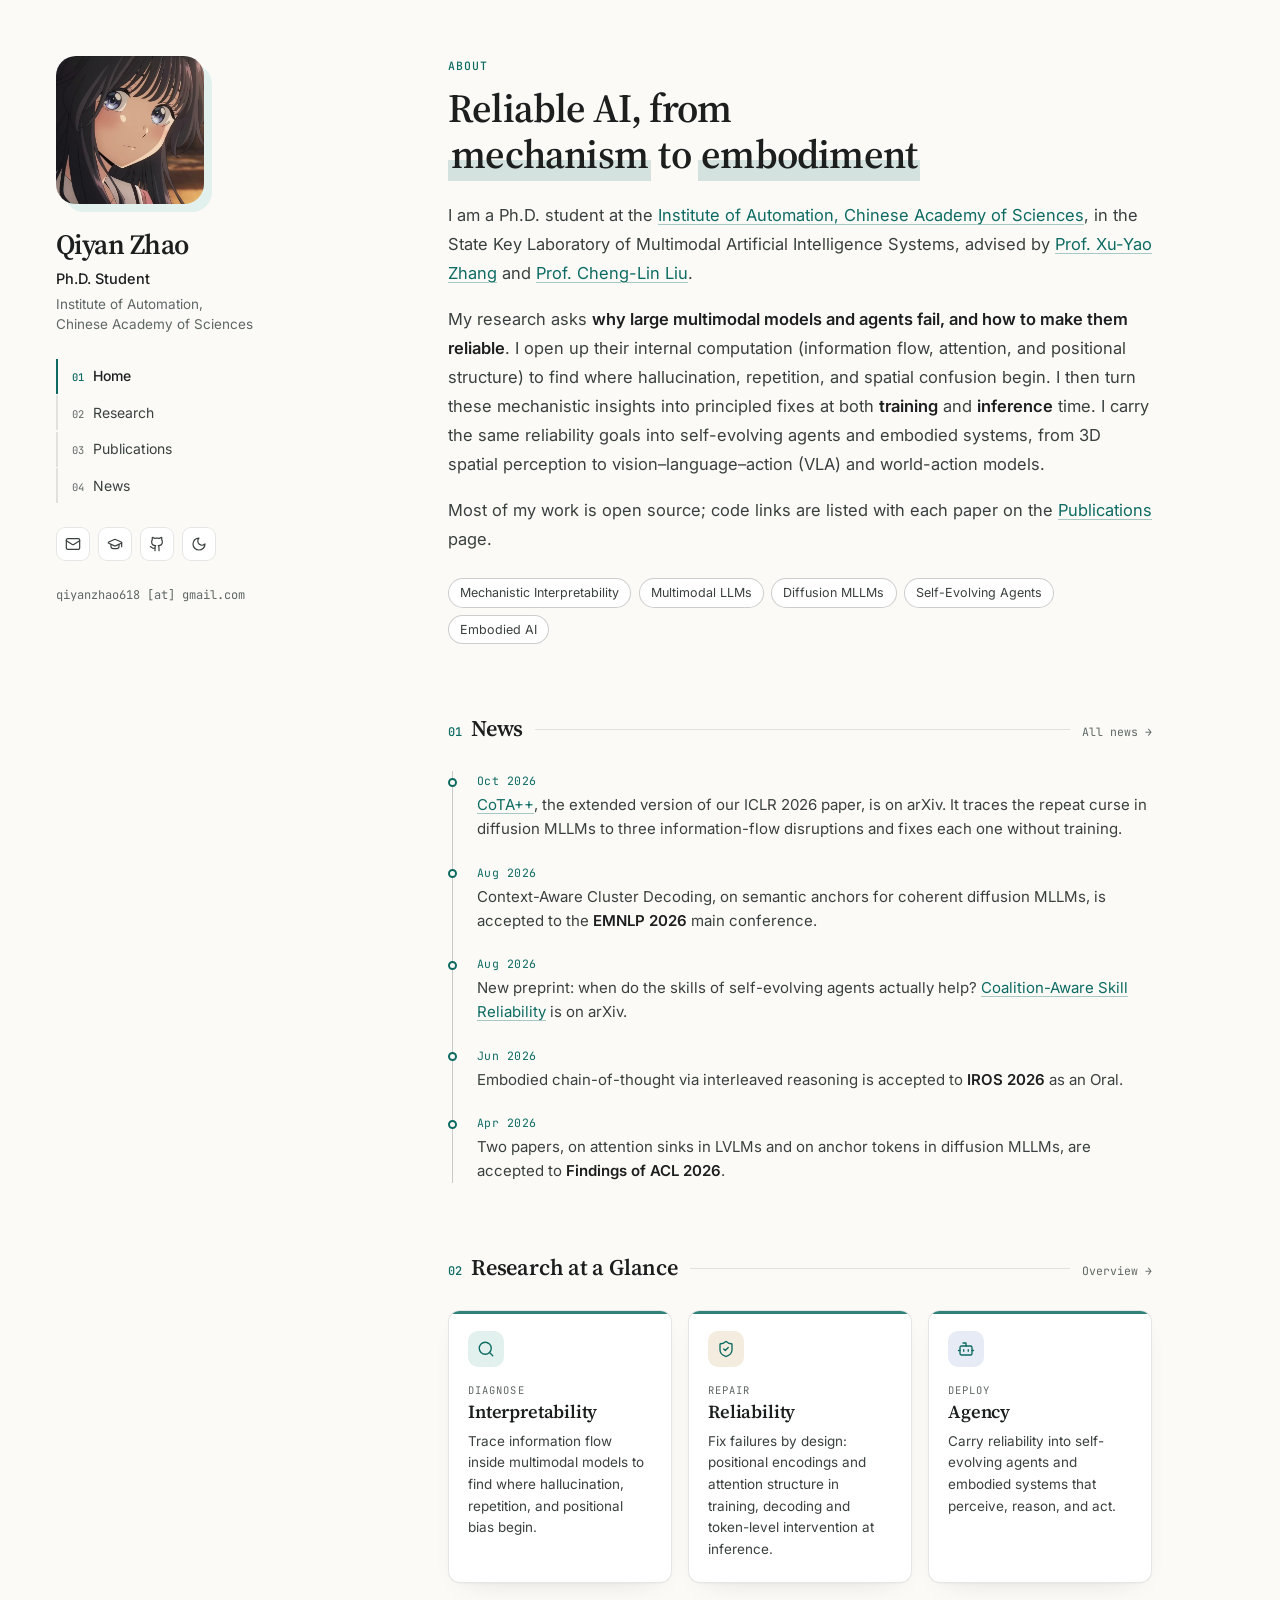
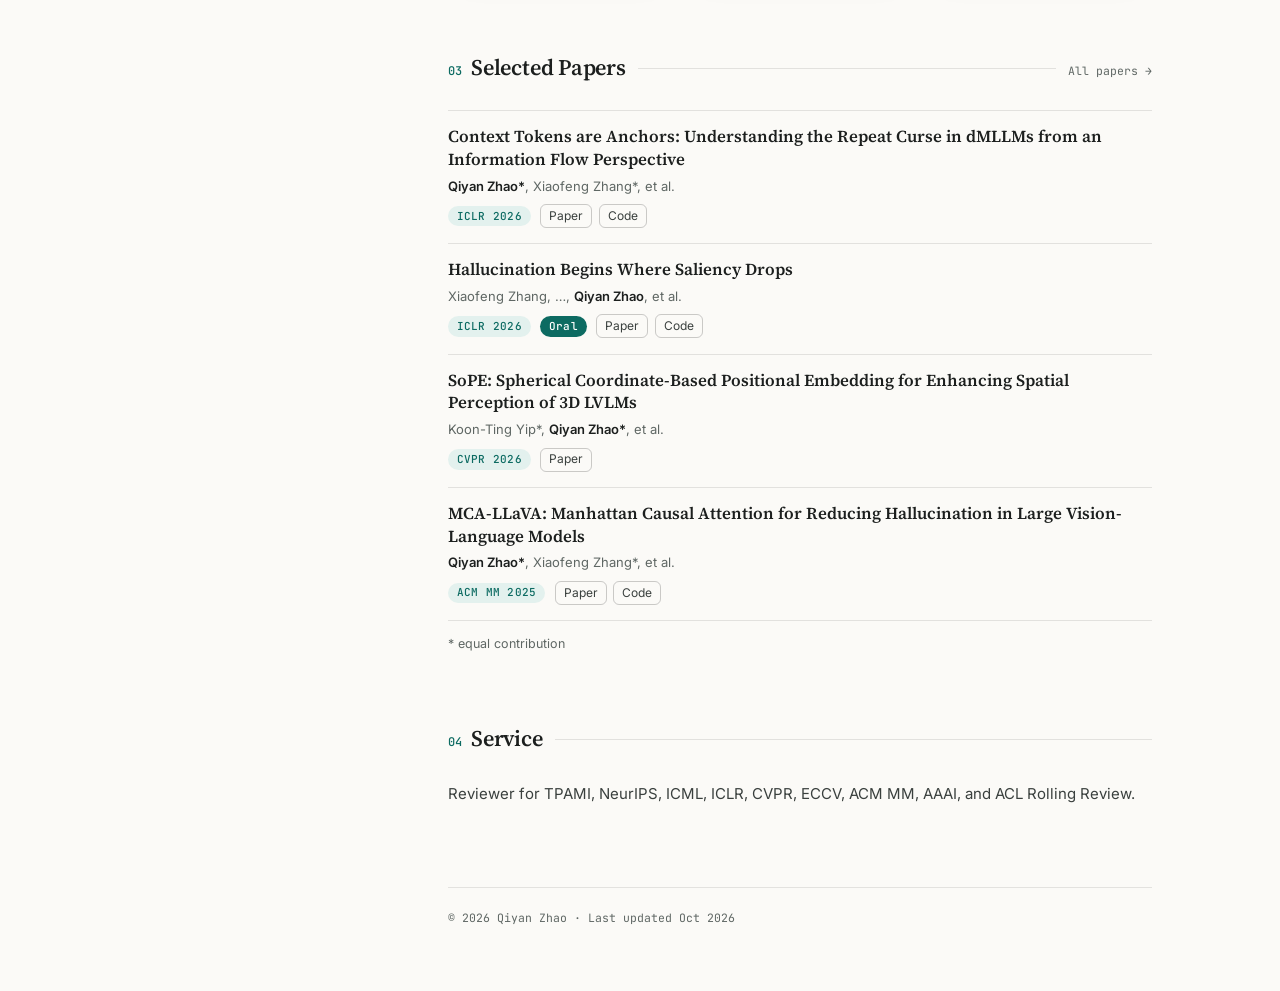
<file: index.html>
<!DOCTYPE html>
<html lang="en">
<head>
  <meta charset="utf-8">
  <meta name="viewport" content="width=device-width, initial-scale=1">
  <title>Qiyan Zhao — Reliable AI, from Mechanism to Embodiment</title>
  <meta name="author" content="Qiyan Zhao">
  <meta name="description" content="Qiyan Zhao is a Ph.D. student at the Institute of Automation, Chinese Academy of Sciences, working on interpretable and reliable multimodal models, self-evolving agents, and embodied intelligence.">
  <meta property="og:type" content="website">
  <meta property="og:title" content="Qiyan Zhao — Reliable AI, from Mechanism to Embodiment">
  <meta property="og:description" content="Ph.D. student at CASIA working on interpretable and reliable multimodal models, self-evolving agents, and embodied intelligence.">
  <link rel="preconnect" href="https://fonts.googleapis.com">
  <link rel="preconnect" href="https://fonts.gstatic.com" crossorigin>
  <link rel="stylesheet" href="https://fonts.googleapis.com/css2?family=Source+Serif+4:opsz,wght@8..60,400;8..60,600&family=Inter:wght@400;500;600&family=JetBrains+Mono:wght@400;500&display=swap">
  <link rel="stylesheet" href="assets/style.css">
  <script>(function(){var t;try{t=localStorage.getItem('theme')}catch(e){}if(t!=='light'&&t!=='dark'){t=window.matchMedia&&matchMedia('(prefers-color-scheme: dark)').matches?'dark':'light'}document.documentElement.setAttribute('data-theme',t)})();</script>
</head>
<body>
<div class="shell">

  <aside class="sidebar">
    <div class="sidebar-inner">
      <img class="portrait" src="images/touxiang.jpg" alt="Portrait of Qiyan Zhao" width="148" height="148">
      <div class="id">
        <h1>Qiyan Zhao</h1>
        <p class="role">Ph.D. Student</p>
        <p class="affil">Institute of Automation,<br>Chinese Academy of Sciences</p>
      </div>
      <nav class="side-nav" aria-label="Main">
        <a href="index.html" aria-current="page"><span>01</span>Home</a>
        <a href="research.html"><span>02</span>Research</a>
        <a href="publications.html"><span>03</span>Publications</a>
        <a href="news.html"><span>04</span>News</a>
      </nav>
      <div class="side-links">
        <a class="icon-btn" href="mailto:qiyanzhao618@gmail.com" aria-label="Email" title="Email"><svg viewBox="0 0 24 24" fill="none" stroke="currentColor" stroke-width="1.8" stroke-linecap="round" stroke-linejoin="round" aria-hidden="true"><rect width="20" height="16" x="2" y="4" rx="2"/><path d="m22 7-8.97 5.7a1.94 1.94 0 0 1-2.06 0L2 7"/></svg></a>
        <a class="icon-btn" href="https://scholar.google.com/citations?user=lI7U-X8AAAAJ" target="_blank" rel="noopener" aria-label="Google Scholar" title="Google Scholar"><svg viewBox="0 0 24 24" fill="none" stroke="currentColor" stroke-width="1.8" stroke-linecap="round" stroke-linejoin="round" aria-hidden="true"><path d="M21.42 10.922a1 1 0 0 0-.019-1.838L12.83 5.18a2 2 0 0 0-1.66 0L2.6 9.08a1 1 0 0 0 0 1.832l8.57 3.908a2 2 0 0 0 1.66 0z"/><path d="M22 10v6"/><path d="M6 12.5V16a6 3 0 0 0 12 0v-3.5"/></svg></a>
        <a class="icon-btn" href="https://github.com/ErikZ719" target="_blank" rel="noopener" aria-label="GitHub" title="GitHub"><svg viewBox="0 0 24 24" fill="none" stroke="currentColor" stroke-width="1.8" stroke-linecap="round" stroke-linejoin="round" aria-hidden="true"><path d="M15 22v-4a4.8 4.8 0 0 0-1-3.5c3 0 6-2 6-5.5.08-1.25-.27-2.48-1-3.5.28-1.15.28-2.35 0-3.5 0 0-1 0-3 1.5-2.64-.5-5.36-.5-8 0C6 2 5 2 5 2c-.3 1.15-.3 2.35 0 3.5A5.403 5.403 0 0 0 4 9c0 3.5 3 5.5 6 5.5-.39.49-.68 1.05-.85 1.65-.17.6-.22 1.23-.15 1.85v4"/><path d="M9 18c-4.51 2-5-2-7-2"/></svg></a>
        <button class="icon-btn theme-toggle" type="button" aria-label="Toggle dark mode" title="Toggle dark mode"><svg class="i-moon" viewBox="0 0 24 24" fill="none" stroke="currentColor" stroke-width="1.8" stroke-linecap="round" stroke-linejoin="round" aria-hidden="true"><path d="M12 3a6 6 0 0 0 9 9 9 9 0 1 1-9-9Z"/></svg><svg class="i-sun" viewBox="0 0 24 24" fill="none" stroke="currentColor" stroke-width="1.8" stroke-linecap="round" stroke-linejoin="round" aria-hidden="true"><circle cx="12" cy="12" r="4"/><path d="M12 2v2M12 20v2M4.93 4.93l1.41 1.41M17.66 17.66l1.41 1.41M2 12h2M20 12h2M6.34 17.66l-1.41 1.41M19.07 4.93l-1.41 1.41"/></svg></button>
      </div>
      <p class="email-text">qiyanzhao618 [at] gmail.com</p>
    </div>
  </aside>

  <main>
    <div class="col stack rise">

      <section>
        <p class="kicker">About</p>
        <h2 class="headline">Reliable AI, from <span class="mark">mechanism</span> to <span class="mark">embodiment</span></h2>
        <div class="bio">
          <p>I am a Ph.D. student at the <a class="link" href="http://english.ia.cas.cn/" target="_blank" rel="noopener">Institute of Automation, Chinese Academy of Sciences</a>, in the State Key Laboratory of Multimodal Artificial Intelligence Systems, advised by <a class="link" href="https://people.ucas.edu.cn/~xuyaozhang?language=en" target="_blank" rel="noopener">Prof. Xu-Yao Zhang</a> and <a class="link" href="http://www.nlpr.ia.ac.cn/liucl/" target="_blank" rel="noopener">Prof. Cheng-Lin Liu</a>.</p>
          <p>My research asks <b>why large multimodal models and agents fail, and how to make them reliable</b>. I open up their internal computation (information flow, attention, and positional structure) to find where hallucination, repetition, and spatial confusion begin. I then turn these mechanistic insights into principled fixes at both <b>training</b> and <b>inference</b> time. I carry the same reliability goals into self-evolving agents and embodied systems, from 3D spatial perception to vision–language–action (VLA) and world-action models.</p>
          <p>Most of my work is open source; code links are listed with each paper on the <a class="link" href="publications.html">Publications</a> page.</p>
        </div>
        <ul class="chips" aria-label="Research topics">
          <li>Mechanistic Interpretability</li>
          <li>Multimodal LLMs</li>
          <li>Diffusion MLLMs</li>
          <li>Self-Evolving Agents</li>
          <li>Embodied AI</li>
        </ul>
      </section>

      <section>
        <div class="sec-head">
          <h3><span class="idx">01</span>News</h3>
          <a class="more" href="news.html">All news →</a>
        </div>
        <ol class="timeline">
          <li><time>Oct 2026</time><p><a class="link" href="https://arxiv.org/abs/2610.23290" target="_blank" rel="noopener">CoTA++</a>, the extended version of our ICLR 2026 paper, is on arXiv. It traces the repeat curse in diffusion MLLMs to three information-flow disruptions and fixes each one without training.</p></li>
          <li><time>Aug 2026</time><p>Context-Aware Cluster Decoding, on semantic anchors for coherent diffusion MLLMs, is accepted to the <b>EMNLP 2026</b> main conference.</p></li>
          <li><time>Aug 2026</time><p>New preprint: when do the skills of self-evolving agents actually help? <a class="link" href="https://arxiv.org/abs/2608.22610" target="_blank" rel="noopener">Coalition-Aware Skill Reliability</a> is on arXiv.</p></li>
          <li><time>Jun 2026</time><p>Embodied chain-of-thought via interleaved reasoning is accepted to <b>IROS 2026</b> as an Oral.</p></li>
          <li><time>Apr 2026</time><p>Two papers, on attention sinks in LVLMs and on anchor tokens in diffusion MLLMs, are accepted to <b>Findings of ACL 2026</b>.</p></li>
        </ol>
      </section>

      <section>
        <div class="sec-head">
          <h3><span class="idx">02</span>Research at a Glance</h3>
          <a class="more" href="research.html">Overview →</a>
        </div>
        <div class="glance">
          <article class="g-card">
            <div class="g-icon t1"><svg viewBox="0 0 24 24" fill="none" stroke="currentColor" stroke-width="1.8" stroke-linecap="round" stroke-linejoin="round" aria-hidden="true"><circle cx="11" cy="11" r="8"/><path d="m21 21-4.3-4.3"/></svg></div>
            <p class="g-verb">Diagnose</p>
            <h4>Interpretability</h4>
            <p>Trace information flow inside multimodal models to find where hallucination, repetition, and positional bias begin.</p>
          </article>
          <article class="g-card">
            <div class="g-icon t2"><svg viewBox="0 0 24 24" fill="none" stroke="currentColor" stroke-width="1.8" stroke-linecap="round" stroke-linejoin="round" aria-hidden="true"><path d="M20 13c0 5-3.5 7.5-7.66 8.95a1 1 0 0 1-.67-.01C7.5 20.5 4 18 4 13V6a1 1 0 0 1 1-1c2 0 4.5-1.2 6.24-2.72a1.17 1.17 0 0 1 1.52 0C14.51 3.81 17 5 19 5a1 1 0 0 1 1 1z"/><path d="m9 12 2 2 4-4"/></svg></div>
            <p class="g-verb">Repair</p>
            <h4>Reliability</h4>
            <p>Fix failures by design: positional encodings and attention structure in training, decoding and token-level intervention at inference.</p>
          </article>
          <article class="g-card">
            <div class="g-icon t3"><svg viewBox="0 0 24 24" fill="none" stroke="currentColor" stroke-width="1.8" stroke-linecap="round" stroke-linejoin="round" aria-hidden="true"><path d="M12 8V4H8"/><rect width="16" height="12" x="4" y="8" rx="2"/><path d="M2 14h2"/><path d="M20 14h2"/><path d="M15 13v2"/><path d="M9 13v2"/></svg></div>
            <p class="g-verb">Deploy</p>
            <h4>Agency</h4>
            <p>Carry reliability into self-evolving agents and embodied systems that perceive, reason, and act.</p>
          </article>
        </div>
      </section>

      <section>
        <div class="sec-head">
          <h3><span class="idx">03</span>Selected Papers</h3>
          <a class="more" href="publications.html">All papers →</a>
        </div>
        <ul class="pub-mini">
          <li>
            <p class="t">Context Tokens are Anchors: Understanding the Repeat Curse in dMLLMs from an Information Flow Perspective</p>
            <p class="a"><b>Qiyan Zhao*</b>, Xiaofeng Zhang*, et al.</p>
            <div class="m"><span class="pill">ICLR 2026</span><span class="mini-links"><a href="https://openreview.net/forum?id=mOz9jVYxsD" target="_blank" rel="noopener">Paper</a><a href="https://github.com/ErikZ719/CoTA" target="_blank" rel="noopener">Code</a></span></div>
          </li>
          <li>
            <p class="t">Hallucination Begins Where Saliency Drops</p>
            <p class="a">Xiaofeng Zhang, …, <b>Qiyan Zhao</b>, et al.</p>
            <div class="m"><span class="pill">ICLR 2026</span><span class="pill pill-solid">Oral</span><span class="mini-links"><a href="https://arxiv.org/abs/2601.20279" target="_blank" rel="noopener">Paper</a><a href="https://github.com/zhangbaijin/LVLMs-Saliency" target="_blank" rel="noopener">Code</a></span></div>
          </li>
          <li>
            <p class="t">SoPE: Spherical Coordinate-Based Positional Embedding for Enhancing Spatial Perception of 3D LVLMs</p>
            <p class="a">Koon-Ting Yip*, <b>Qiyan Zhao*</b>, et al.</p>
            <div class="m"><span class="pill">CVPR 2026</span><span class="mini-links"><a href="https://arxiv.org/abs/2602.22716" target="_blank" rel="noopener">Paper</a></span></div>
          </li>
          <li>
            <p class="t">MCA-LLaVA: Manhattan Causal Attention for Reducing Hallucination in Large Vision-Language Models</p>
            <p class="a"><b>Qiyan Zhao*</b>, Xiaofeng Zhang*, et al.</p>
            <div class="m"><span class="pill">ACM MM 2025</span><span class="mini-links"><a href="https://dl.acm.org/doi/pdf/10.1145/3746027.3755271" target="_blank" rel="noopener">Paper</a><a href="https://github.com/ErikZ719/MCA-LLaVA" target="_blank" rel="noopener">Code</a></span></div>
          </li>
        </ul>
        <p class="footnote" style="margin-top:0.75rem">* equal contribution</p>
      </section>

      <section>
        <div class="sec-head">
          <h3><span class="idx">04</span>Service</h3>
        </div>
        <p class="plain">Reviewer for TPAMI, NeurIPS, ICML, ICLR, CVPR, ECCV, ACM MM, AAAI, and ACL Rolling Review.</p>
      </section>

    </div>
    <footer class="site-footer col">© 2026 Qiyan Zhao · Last updated Oct 2026</footer>
  </main>

</div>
<script src="assets/site.js"></script>
</body>
</html>
</file>
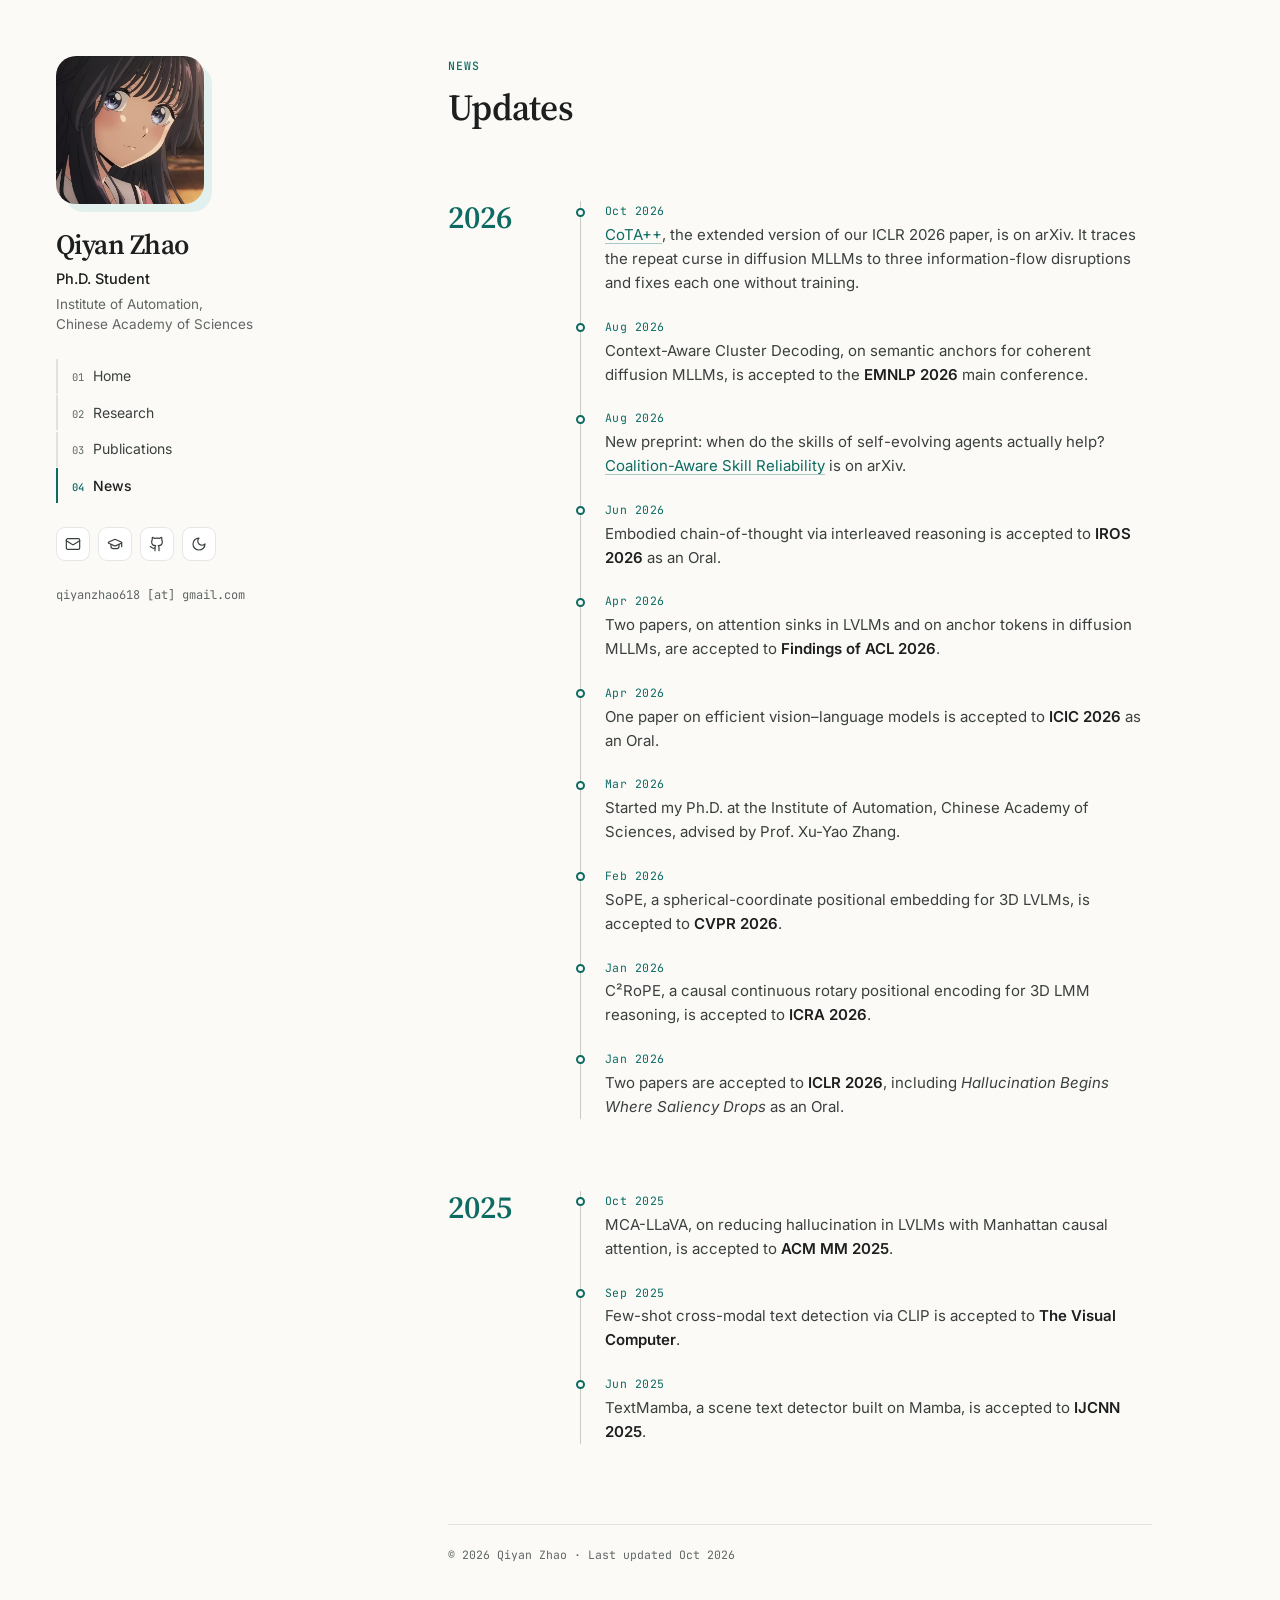
<file: news.html>
<!DOCTYPE html>
<html lang="en">
<head>
  <meta charset="utf-8">
  <meta name="viewport" content="width=device-width, initial-scale=1">
  <title>News — Qiyan Zhao</title>
  <meta name="author" content="Qiyan Zhao">
  <meta name="description" content="News and updates from Qiyan Zhao.">
  <link rel="preconnect" href="https://fonts.googleapis.com">
  <link rel="preconnect" href="https://fonts.gstatic.com" crossorigin>
  <link rel="stylesheet" href="https://fonts.googleapis.com/css2?family=Source+Serif+4:opsz,wght@8..60,400;8..60,600&family=Inter:wght@400;500;600&family=JetBrains+Mono:wght@400;500&display=swap">
  <link rel="stylesheet" href="assets/style.css">
  <script>(function(){var t;try{t=localStorage.getItem('theme')}catch(e){}if(t!=='light'&&t!=='dark'){t=window.matchMedia&&matchMedia('(prefers-color-scheme: dark)').matches?'dark':'light'}document.documentElement.setAttribute('data-theme',t)})();</script>
</head>
<body>
<div class="shell">

  <aside class="sidebar">
    <div class="sidebar-inner">
      <img class="portrait" src="images/touxiang.jpg" alt="Portrait of Qiyan Zhao" width="148" height="148">
      <div class="id">
        <h1>Qiyan Zhao</h1>
        <p class="role">Ph.D. Student</p>
        <p class="affil">Institute of Automation,<br>Chinese Academy of Sciences</p>
      </div>
      <nav class="side-nav" aria-label="Main">
        <a href="index.html"><span>01</span>Home</a>
        <a href="research.html"><span>02</span>Research</a>
        <a href="publications.html"><span>03</span>Publications</a>
        <a href="news.html" aria-current="page"><span>04</span>News</a>
      </nav>
      <div class="side-links">
        <a class="icon-btn" href="mailto:qiyanzhao618@gmail.com" aria-label="Email" title="Email"><svg viewBox="0 0 24 24" fill="none" stroke="currentColor" stroke-width="1.8" stroke-linecap="round" stroke-linejoin="round" aria-hidden="true"><rect width="20" height="16" x="2" y="4" rx="2"/><path d="m22 7-8.97 5.7a1.94 1.94 0 0 1-2.06 0L2 7"/></svg></a>
        <a class="icon-btn" href="https://scholar.google.com/citations?user=lI7U-X8AAAAJ" target="_blank" rel="noopener" aria-label="Google Scholar" title="Google Scholar"><svg viewBox="0 0 24 24" fill="none" stroke="currentColor" stroke-width="1.8" stroke-linecap="round" stroke-linejoin="round" aria-hidden="true"><path d="M21.42 10.922a1 1 0 0 0-.019-1.838L12.83 5.18a2 2 0 0 0-1.66 0L2.6 9.08a1 1 0 0 0 0 1.832l8.57 3.908a2 2 0 0 0 1.66 0z"/><path d="M22 10v6"/><path d="M6 12.5V16a6 3 0 0 0 12 0v-3.5"/></svg></a>
        <a class="icon-btn" href="https://github.com/ErikZ719" target="_blank" rel="noopener" aria-label="GitHub" title="GitHub"><svg viewBox="0 0 24 24" fill="none" stroke="currentColor" stroke-width="1.8" stroke-linecap="round" stroke-linejoin="round" aria-hidden="true"><path d="M15 22v-4a4.8 4.8 0 0 0-1-3.5c3 0 6-2 6-5.5.08-1.25-.27-2.48-1-3.5.28-1.15.28-2.35 0-3.5 0 0-1 0-3 1.5-2.64-.5-5.36-.5-8 0C6 2 5 2 5 2c-.3 1.15-.3 2.35 0 3.5A5.403 5.403 0 0 0 4 9c0 3.5 3 5.5 6 5.5-.39.49-.68 1.05-.85 1.65-.17.6-.22 1.23-.15 1.85v4"/><path d="M9 18c-4.51 2-5-2-7-2"/></svg></a>
        <button class="icon-btn theme-toggle" type="button" aria-label="Toggle dark mode" title="Toggle dark mode"><svg class="i-moon" viewBox="0 0 24 24" fill="none" stroke="currentColor" stroke-width="1.8" stroke-linecap="round" stroke-linejoin="round" aria-hidden="true"><path d="M12 3a6 6 0 0 0 9 9 9 9 0 1 1-9-9Z"/></svg><svg class="i-sun" viewBox="0 0 24 24" fill="none" stroke="currentColor" stroke-width="1.8" stroke-linecap="round" stroke-linejoin="round" aria-hidden="true"><circle cx="12" cy="12" r="4"/><path d="M12 2v2M12 20v2M4.93 4.93l1.41 1.41M17.66 17.66l1.41 1.41M2 12h2M20 12h2M6.34 17.66l-1.41 1.41M19.07 4.93l-1.41 1.41"/></svg></button>
      </div>
      <p class="email-text">qiyanzhao618 [at] gmail.com</p>
    </div>
  </aside>

  <main>
    <div class="col stack rise">

      <header class="page-head">
        <p class="kicker">News</p>
        <h1>Updates</h1>
      </header>

      <section class="news-year">
        <p class="year">2026</p>
        <ol class="timeline">
          <li><time>Oct 2026</time><p><a class="link" href="https://arxiv.org/abs/2610.23290" target="_blank" rel="noopener">CoTA++</a>, the extended version of our ICLR 2026 paper, is on arXiv. It traces the repeat curse in diffusion MLLMs to three information-flow disruptions and fixes each one without training.</p></li>
          <li><time>Aug 2026</time><p>Context-Aware Cluster Decoding, on semantic anchors for coherent diffusion MLLMs, is accepted to the <b>EMNLP 2026</b> main conference.</p></li>
          <li><time>Aug 2026</time><p>New preprint: when do the skills of self-evolving agents actually help? <a class="link" href="https://arxiv.org/abs/2608.22610" target="_blank" rel="noopener">Coalition-Aware Skill Reliability</a> is on arXiv.</p></li>
          <li><time>Jun 2026</time><p>Embodied chain-of-thought via interleaved reasoning is accepted to <b>IROS 2026</b> as an Oral.</p></li>
          <li><time>Apr 2026</time><p>Two papers, on attention sinks in LVLMs and on anchor tokens in diffusion MLLMs, are accepted to <b>Findings of ACL 2026</b>.</p></li>
          <li><time>Apr 2026</time><p>One paper on efficient vision–language models is accepted to <b>ICIC 2026</b> as an Oral.</p></li>
          <li><time>Mar 2026</time><p>Started my Ph.D. at the Institute of Automation, Chinese Academy of Sciences, advised by Prof. Xu-Yao Zhang.</p></li>
          <li><time>Feb 2026</time><p>SoPE, a spherical-coordinate positional embedding for 3D LVLMs, is accepted to <b>CVPR 2026</b>.</p></li>
          <li><time>Jan 2026</time><p>C²RoPE, a causal continuous rotary positional encoding for 3D LMM reasoning, is accepted to <b>ICRA 2026</b>.</p></li>
          <li><time>Jan 2026</time><p>Two papers are accepted to <b>ICLR 2026</b>, including <i>Hallucination Begins Where Saliency Drops</i> as an Oral.</p></li>
        </ol>
      </section>

      <section class="news-year">
        <p class="year">2025</p>
        <ol class="timeline">
          <li><time>Oct 2025</time><p>MCA-LLaVA, on reducing hallucination in LVLMs with Manhattan causal attention, is accepted to <b>ACM MM 2025</b>.</p></li>
          <li><time>Sep 2025</time><p>Few-shot cross-modal text detection via CLIP is accepted to <b>The Visual Computer</b>.</p></li>
          <li><time>Jun 2025</time><p>TextMamba, a scene text detector built on Mamba, is accepted to <b>IJCNN 2025</b>.</p></li>
        </ol>
      </section>

    </div>
    <footer class="site-footer col">© 2026 Qiyan Zhao · Last updated Oct 2026</footer>
  </main>

</div>
<script src="assets/site.js"></script>
</body>
</html>
</file>
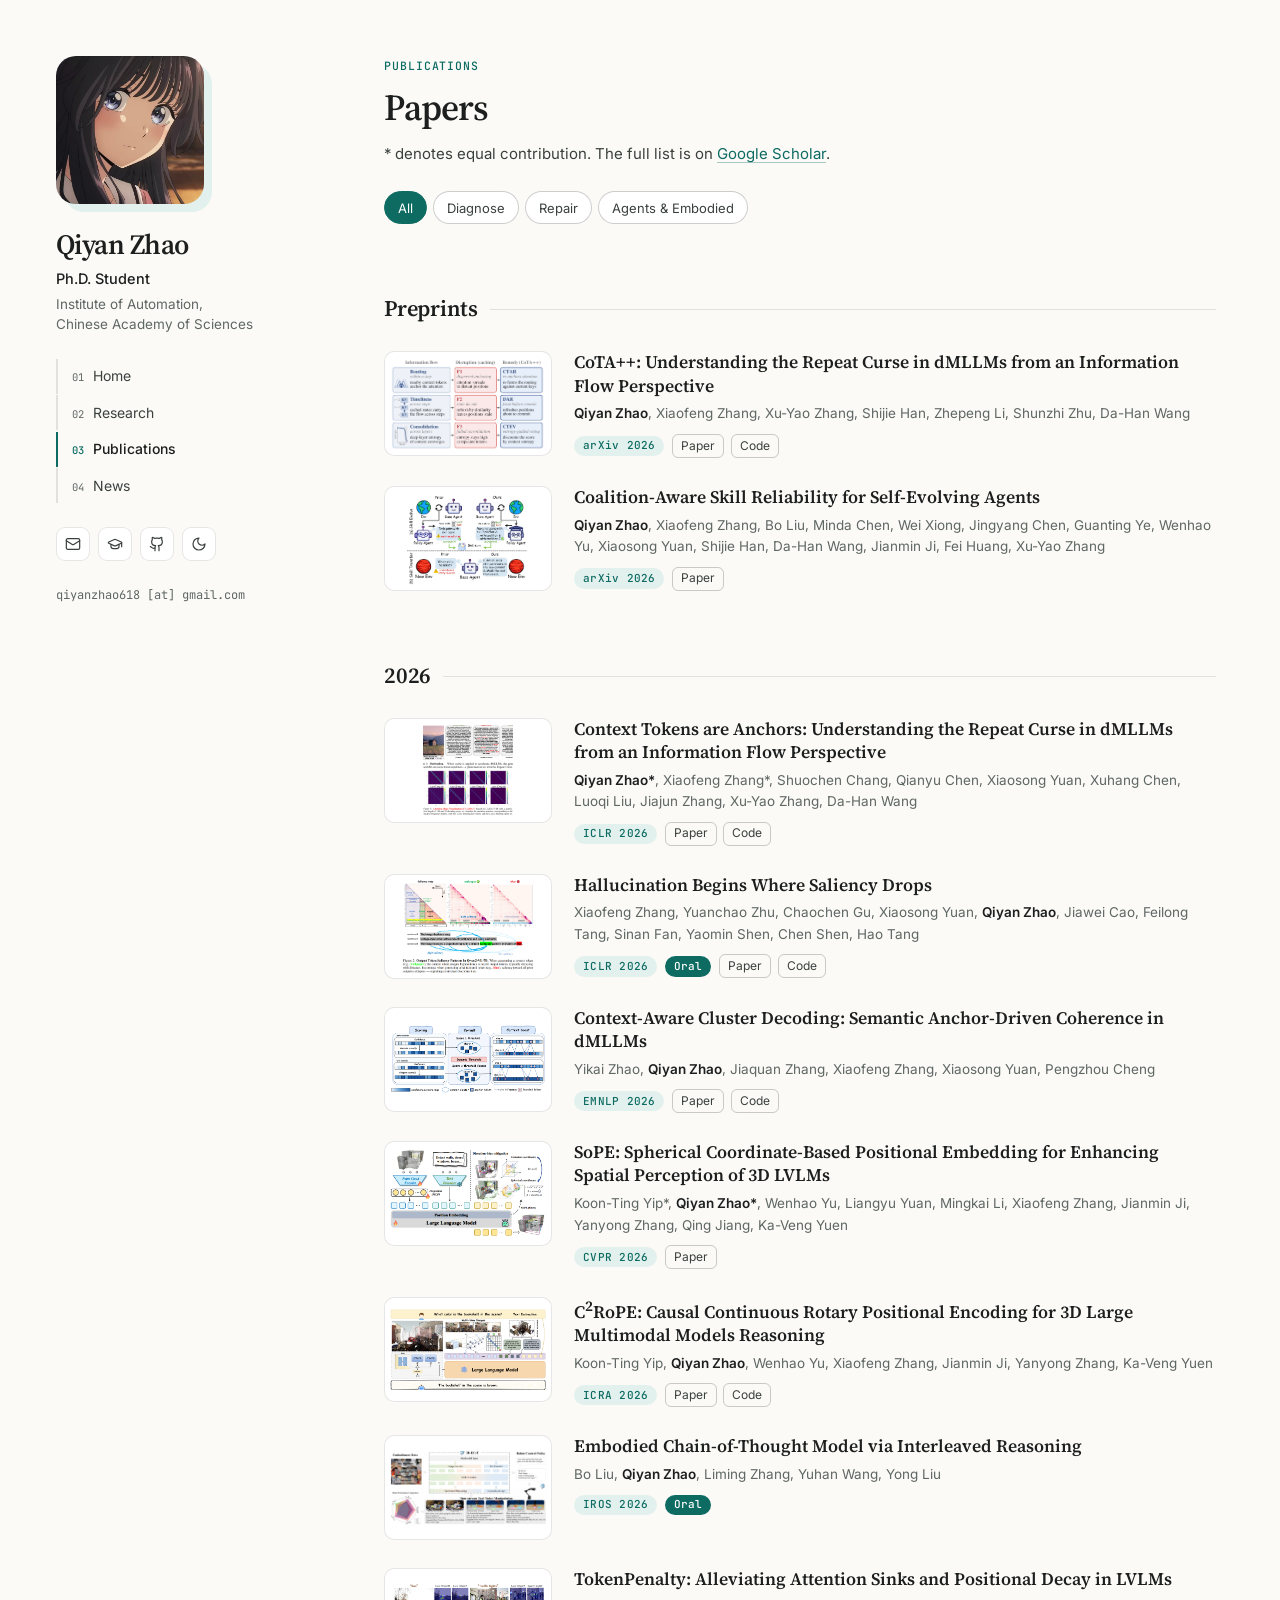
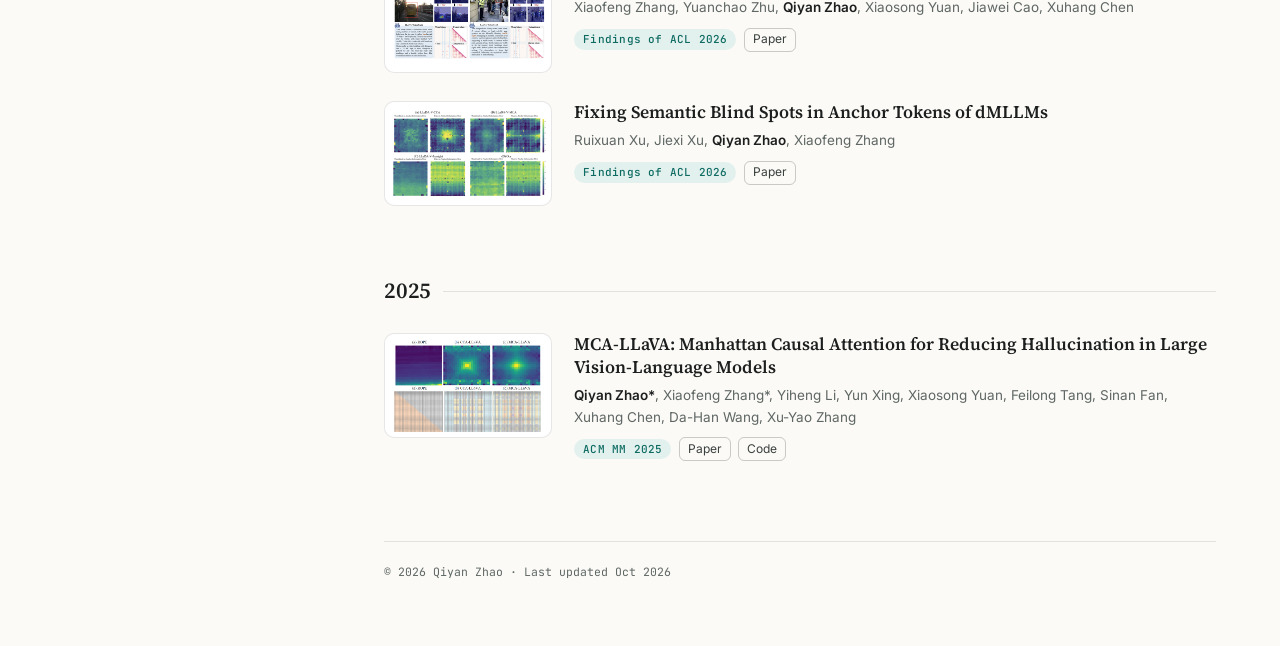
<file: publications.html>
<!DOCTYPE html>
<html lang="en">
<head>
  <meta charset="utf-8">
  <meta name="viewport" content="width=device-width, initial-scale=1">
  <title>Publications — Qiyan Zhao</title>
  <meta name="author" content="Qiyan Zhao">
  <meta name="description" content="Publications by Qiyan Zhao on interpretable and reliable multimodal models, diffusion MLLMs, 3D LVLMs, and self-evolving and embodied agents.">
  <link rel="preconnect" href="https://fonts.googleapis.com">
  <link rel="preconnect" href="https://fonts.gstatic.com" crossorigin>
  <link rel="stylesheet" href="https://fonts.googleapis.com/css2?family=Source+Serif+4:opsz,wght@8..60,400;8..60,600&family=Inter:wght@400;500;600&family=JetBrains+Mono:wght@400;500&display=swap">
  <link rel="stylesheet" href="assets/style.css">
  <script>(function(){var t;try{t=localStorage.getItem('theme')}catch(e){}if(t!=='light'&&t!=='dark'){t=window.matchMedia&&matchMedia('(prefers-color-scheme: dark)').matches?'dark':'light'}document.documentElement.setAttribute('data-theme',t)})();</script>
</head>
<body>
<div class="shell">

  <aside class="sidebar">
    <div class="sidebar-inner">
      <img class="portrait" src="images/touxiang.jpg" alt="Portrait of Qiyan Zhao" width="148" height="148">
      <div class="id">
        <h1>Qiyan Zhao</h1>
        <p class="role">Ph.D. Student</p>
        <p class="affil">Institute of Automation,<br>Chinese Academy of Sciences</p>
      </div>
      <nav class="side-nav" aria-label="Main">
        <a href="index.html"><span>01</span>Home</a>
        <a href="research.html"><span>02</span>Research</a>
        <a href="publications.html" aria-current="page"><span>03</span>Publications</a>
        <a href="news.html"><span>04</span>News</a>
      </nav>
      <div class="side-links">
        <a class="icon-btn" href="mailto:qiyanzhao618@gmail.com" aria-label="Email" title="Email"><svg viewBox="0 0 24 24" fill="none" stroke="currentColor" stroke-width="1.8" stroke-linecap="round" stroke-linejoin="round" aria-hidden="true"><rect width="20" height="16" x="2" y="4" rx="2"/><path d="m22 7-8.97 5.7a1.94 1.94 0 0 1-2.06 0L2 7"/></svg></a>
        <a class="icon-btn" href="https://scholar.google.com/citations?user=lI7U-X8AAAAJ" target="_blank" rel="noopener" aria-label="Google Scholar" title="Google Scholar"><svg viewBox="0 0 24 24" fill="none" stroke="currentColor" stroke-width="1.8" stroke-linecap="round" stroke-linejoin="round" aria-hidden="true"><path d="M21.42 10.922a1 1 0 0 0-.019-1.838L12.83 5.18a2 2 0 0 0-1.66 0L2.6 9.08a1 1 0 0 0 0 1.832l8.57 3.908a2 2 0 0 0 1.66 0z"/><path d="M22 10v6"/><path d="M6 12.5V16a6 3 0 0 0 12 0v-3.5"/></svg></a>
        <a class="icon-btn" href="https://github.com/ErikZ719" target="_blank" rel="noopener" aria-label="GitHub" title="GitHub"><svg viewBox="0 0 24 24" fill="none" stroke="currentColor" stroke-width="1.8" stroke-linecap="round" stroke-linejoin="round" aria-hidden="true"><path d="M15 22v-4a4.8 4.8 0 0 0-1-3.5c3 0 6-2 6-5.5.08-1.25-.27-2.48-1-3.5.28-1.15.28-2.35 0-3.5 0 0-1 0-3 1.5-2.64-.5-5.36-.5-8 0C6 2 5 2 5 2c-.3 1.15-.3 2.35 0 3.5A5.403 5.403 0 0 0 4 9c0 3.5 3 5.5 6 5.5-.39.49-.68 1.05-.85 1.65-.17.6-.22 1.23-.15 1.85v4"/><path d="M9 18c-4.51 2-5-2-7-2"/></svg></a>
        <button class="icon-btn theme-toggle" type="button" aria-label="Toggle dark mode" title="Toggle dark mode"><svg class="i-moon" viewBox="0 0 24 24" fill="none" stroke="currentColor" stroke-width="1.8" stroke-linecap="round" stroke-linejoin="round" aria-hidden="true"><path d="M12 3a6 6 0 0 0 9 9 9 9 0 1 1-9-9Z"/></svg><svg class="i-sun" viewBox="0 0 24 24" fill="none" stroke="currentColor" stroke-width="1.8" stroke-linecap="round" stroke-linejoin="round" aria-hidden="true"><circle cx="12" cy="12" r="4"/><path d="M12 2v2M12 20v2M4.93 4.93l1.41 1.41M17.66 17.66l1.41 1.41M2 12h2M20 12h2M6.34 17.66l-1.41 1.41M19.07 4.93l-1.41 1.41"/></svg></button>
      </div>
      <p class="email-text">qiyanzhao618 [at] gmail.com</p>
    </div>
  </aside>

  <main>
    <div class="col-wide stack rise" style="max-width:52rem">

      <header class="page-head">
        <p class="kicker">Publications</p>
        <h1>Papers</h1>
        <p>* denotes equal contribution. The full list is on <a class="link" href="https://scholar.google.com/citations?user=lI7U-X8AAAAJ" target="_blank" rel="noopener">Google Scholar</a>.</p>
        <div class="filters" role="group" aria-label="Filter by topic">
          <button type="button" data-filter="all" aria-pressed="true">All</button>
          <button type="button" data-filter="diagnose" aria-pressed="false">Diagnose</button>
          <button type="button" data-filter="repair" aria-pressed="false">Repair</button>
          <button type="button" data-filter="deploy" aria-pressed="false">Agents &amp; Embodied</button>
        </div>
      </header>

      <!--
        To add a paper: copy one <li class="pub">…</li> block and edit it.
        data-topics takes any of: diagnose, repair, deploy (space-separated).
      -->

      <section class="pub-year">
        <div class="sec-head"><h3>Preprints</h3></div>
        <ul class="pub-list">
          <li class="pub" data-topics="diagnose repair">
            <div class="pub-thumb"><img src="images/cotapp.png" alt="" loading="lazy"></div>
            <div>
              <p class="pub-title">CoTA++: Understanding the Repeat Curse in dMLLMs from an Information Flow Perspective</p>
              <p class="pub-authors"><b>Qiyan Zhao</b>, Xiaofeng Zhang, Xu-Yao Zhang, Shijie Han, Zhepeng Li, Shunzhi Zhu, Da-Han Wang</p>
              <div class="pub-meta">
                <span class="pill">arXiv 2026</span>
                <span class="mini-links"><a href="https://arxiv.org/abs/2610.23290" target="_blank" rel="noopener">Paper</a><a href="https://github.com/ErikZ719/CoTA" target="_blank" rel="noopener">Code</a></span>
              </div>
            </div>
          </li>

          <li class="pub" data-topics="deploy">
            <div class="pub-thumb"><img src="images/aaai.png" alt="" loading="lazy"></div>
            <div>
              <p class="pub-title">Coalition-Aware Skill Reliability for Self-Evolving Agents</p>
              <p class="pub-authors"><b>Qiyan Zhao</b>, Xiaofeng Zhang, Bo Liu, Minda Chen, Wei Xiong, Jingyang Chen, Guanting Ye, Wenhao Yu, Xiaosong Yuan, Shijie Han, Da-Han Wang, Jianmin Ji, Fei Huang, Xu-Yao Zhang</p>
              <div class="pub-meta">
                <span class="pill">arXiv 2026</span>
                <span class="mini-links"><a href="https://arxiv.org/abs/2608.22610" target="_blank" rel="noopener">Paper</a></span>
              </div>
            </div>
          </li>
        </ul>
      </section>

      <section class="pub-year">
        <div class="sec-head"><h3>2026</h3></div>
        <ul class="pub-list">
          <li class="pub" data-topics="diagnose">
            <div class="pub-thumb"><img src="images/cota.png" alt="" loading="lazy"></div>
            <div>
              <p class="pub-title">Context Tokens are Anchors: Understanding the Repeat Curse in dMLLMs from an Information Flow Perspective</p>
              <p class="pub-authors"><b>Qiyan Zhao*</b>, Xiaofeng Zhang*, Shuochen Chang, Qianyu Chen, Xiaosong Yuan, Xuhang Chen, Luoqi Liu, Jiajun Zhang, Xu-Yao Zhang, Da-Han Wang</p>
              <div class="pub-meta">
                <span class="pill">ICLR 2026</span>
                <span class="mini-links"><a href="https://openreview.net/forum?id=mOz9jVYxsD" target="_blank" rel="noopener">Paper</a><a href="https://github.com/ErikZ719/CoTA" target="_blank" rel="noopener">Code</a></span>
              </div>
            </div>
          </li>

          <li class="pub" data-topics="diagnose">
            <div class="pub-thumb"><img src="images/iclr.png" alt="" loading="lazy"></div>
            <div>
              <p class="pub-title">Hallucination Begins Where Saliency Drops</p>
              <p class="pub-authors">Xiaofeng Zhang, Yuanchao Zhu, Chaochen Gu, Xiaosong Yuan, <b>Qiyan Zhao</b>, Jiawei Cao, Feilong Tang, Sinan Fan, Yaomin Shen, Chen Shen, Hao Tang</p>
              <div class="pub-meta">
                <span class="pill">ICLR 2026</span><span class="pill pill-solid">Oral</span>
                <span class="mini-links"><a href="https://arxiv.org/abs/2601.20279" target="_blank" rel="noopener">Paper</a><a href="https://github.com/zhangbaijin/LVLMs-Saliency" target="_blank" rel="noopener">Code</a></span>
              </div>
            </div>
          </li>

          <li class="pub" data-topics="repair">
            <div class="pub-thumb"><img src="images/emnlp2026.png" alt="" loading="lazy"></div>
            <div>
              <p class="pub-title">Context-Aware Cluster Decoding: Semantic Anchor-Driven Coherence in dMLLMs</p>
              <p class="pub-authors">Yikai Zhao, <b>Qiyan Zhao</b>, Jiaquan Zhang, Xiaofeng Zhang, Xiaosong Yuan, Pengzhou Cheng</p>
              <div class="pub-meta">
                <span class="pill">EMNLP 2026</span>
                <span class="mini-links"><a href="https://arxiv.org/abs/2608.22367" target="_blank" rel="noopener">Paper</a><a href="https://github.com/zhaoyk-sysu/CACD-dMLLM" target="_blank" rel="noopener">Code</a></span>
              </div>
            </div>
          </li>

          <li class="pub" data-topics="repair deploy">
            <div class="pub-thumb"><img src="images/cvpr.jpg" alt="" loading="lazy"></div>
            <div>
              <p class="pub-title">SoPE: Spherical Coordinate-Based Positional Embedding for Enhancing Spatial Perception of 3D LVLMs</p>
              <p class="pub-authors">Koon-Ting Yip*, <b>Qiyan Zhao*</b>, Wenhao Yu, Liangyu Yuan, Mingkai Li, Xiaofeng Zhang, Jianmin Ji, Yanyong Zhang, Qing Jiang, Ka-Veng Yuen</p>
              <div class="pub-meta">
                <span class="pill">CVPR 2026</span>
                <span class="mini-links"><a href="https://arxiv.org/abs/2602.22716" target="_blank" rel="noopener">Paper</a></span>
              </div>
            </div>
          </li>

          <li class="pub" data-topics="repair deploy">
            <div class="pub-thumb"><img src="images/icra.png" alt="" loading="lazy"></div>
            <div>
              <p class="pub-title">C<sup>2</sup>RoPE: Causal Continuous Rotary Positional Encoding for 3D Large Multimodal Models Reasoning</p>
              <p class="pub-authors">Koon-Ting Yip, <b>Qiyan Zhao</b>, Wenhao Yu, Xiaofeng Zhang, Jianmin Ji, Yanyong Zhang, Ka-Veng Yuen</p>
              <div class="pub-meta">
                <span class="pill">ICRA 2026</span>
                <span class="mini-links"><a href="https://arxiv.org/abs/2602.10551" target="_blank" rel="noopener">Paper</a><a href="https://github.com/KarnaYip/C2RoPE" target="_blank" rel="noopener">Code</a></span>
              </div>
            </div>
          </li>

          <li class="pub" data-topics="deploy">
            <div class="pub-thumb"><img src="images/iros26.png" alt="" loading="lazy"></div>
            <div>
              <p class="pub-title">Embodied Chain-of-Thought Model via Interleaved Reasoning</p>
              <p class="pub-authors">Bo Liu, <b>Qiyan Zhao</b>, Liming Zhang, Yuhan Wang, Yong Liu</p>
              <div class="pub-meta">
                <span class="pill">IROS 2026</span><span class="pill pill-solid">Oral</span>
                <!-- TODO: add Paper / Code links once available -->
              </div>
            </div>
          </li>

          <li class="pub" data-topics="diagnose repair">
            <div class="pub-thumb"><img src="images/tokenpenalty.png" alt="" loading="lazy"></div>
            <div>
              <p class="pub-title">TokenPenalty: Alleviating Attention Sinks and Positional Decay in LVLMs</p>
              <p class="pub-authors">Xiaofeng Zhang, Yuanchao Zhu, <b>Qiyan Zhao</b>, Xiaosong Yuan, Jiawei Cao, Xuhang Chen</p>
              <div class="pub-meta">
                <span class="pill">Findings of ACL 2026</span>
                <span class="mini-links"><a href="https://aclanthology.org/2026.findings-acl.628/" target="_blank" rel="noopener">Paper</a></span>
              </div>
            </div>
          </li>

          <li class="pub" data-topics="repair">
            <div class="pub-thumb"><img src="images/EDAR.png" alt="" loading="lazy"></div>
            <div>
              <p class="pub-title">Fixing Semantic Blind Spots in Anchor Tokens of dMLLMs</p>
              <p class="pub-authors">Ruixuan Xu, Jiexi Xu, <b>Qiyan Zhao</b>, Xiaofeng Zhang</p>
              <div class="pub-meta">
                <span class="pill">Findings of ACL 2026</span>
                <span class="mini-links"><a href="https://aclanthology.org/2026.findings-acl.966/" target="_blank" rel="noopener">Paper</a></span>
              </div>
            </div>
          </li>
        </ul>
      </section>

      <section class="pub-year">
        <div class="sec-head"><h3>2025</h3></div>
        <ul class="pub-list">
          <li class="pub" data-topics="repair">
            <div class="pub-thumb"><img src="images/mca.png" alt="" loading="lazy"></div>
            <div>
              <p class="pub-title">MCA-LLaVA: Manhattan Causal Attention for Reducing Hallucination in Large Vision-Language Models</p>
              <p class="pub-authors"><b>Qiyan Zhao*</b>, Xiaofeng Zhang*, Yiheng Li, Yun Xing, Xiaosong Yuan, Feilong Tang, Sinan Fan, Xuhang Chen, Da-Han Wang, Xu-Yao Zhang</p>
              <div class="pub-meta">
                <span class="pill">ACM MM 2025</span>
                <span class="mini-links"><a href="https://dl.acm.org/doi/pdf/10.1145/3746027.3755271" target="_blank" rel="noopener">Paper</a><a href="https://github.com/ErikZ719/MCA-LLaVA" target="_blank" rel="noopener">Code</a></span>
              </div>
            </div>
          </li>
        </ul>
      </section>

    </div>
    <footer class="site-footer col-wide" style="max-width:52rem">© 2026 Qiyan Zhao · Last updated Oct 2026</footer>
  </main>

</div>
<script src="assets/site.js"></script>
</body>
</html>
</file>
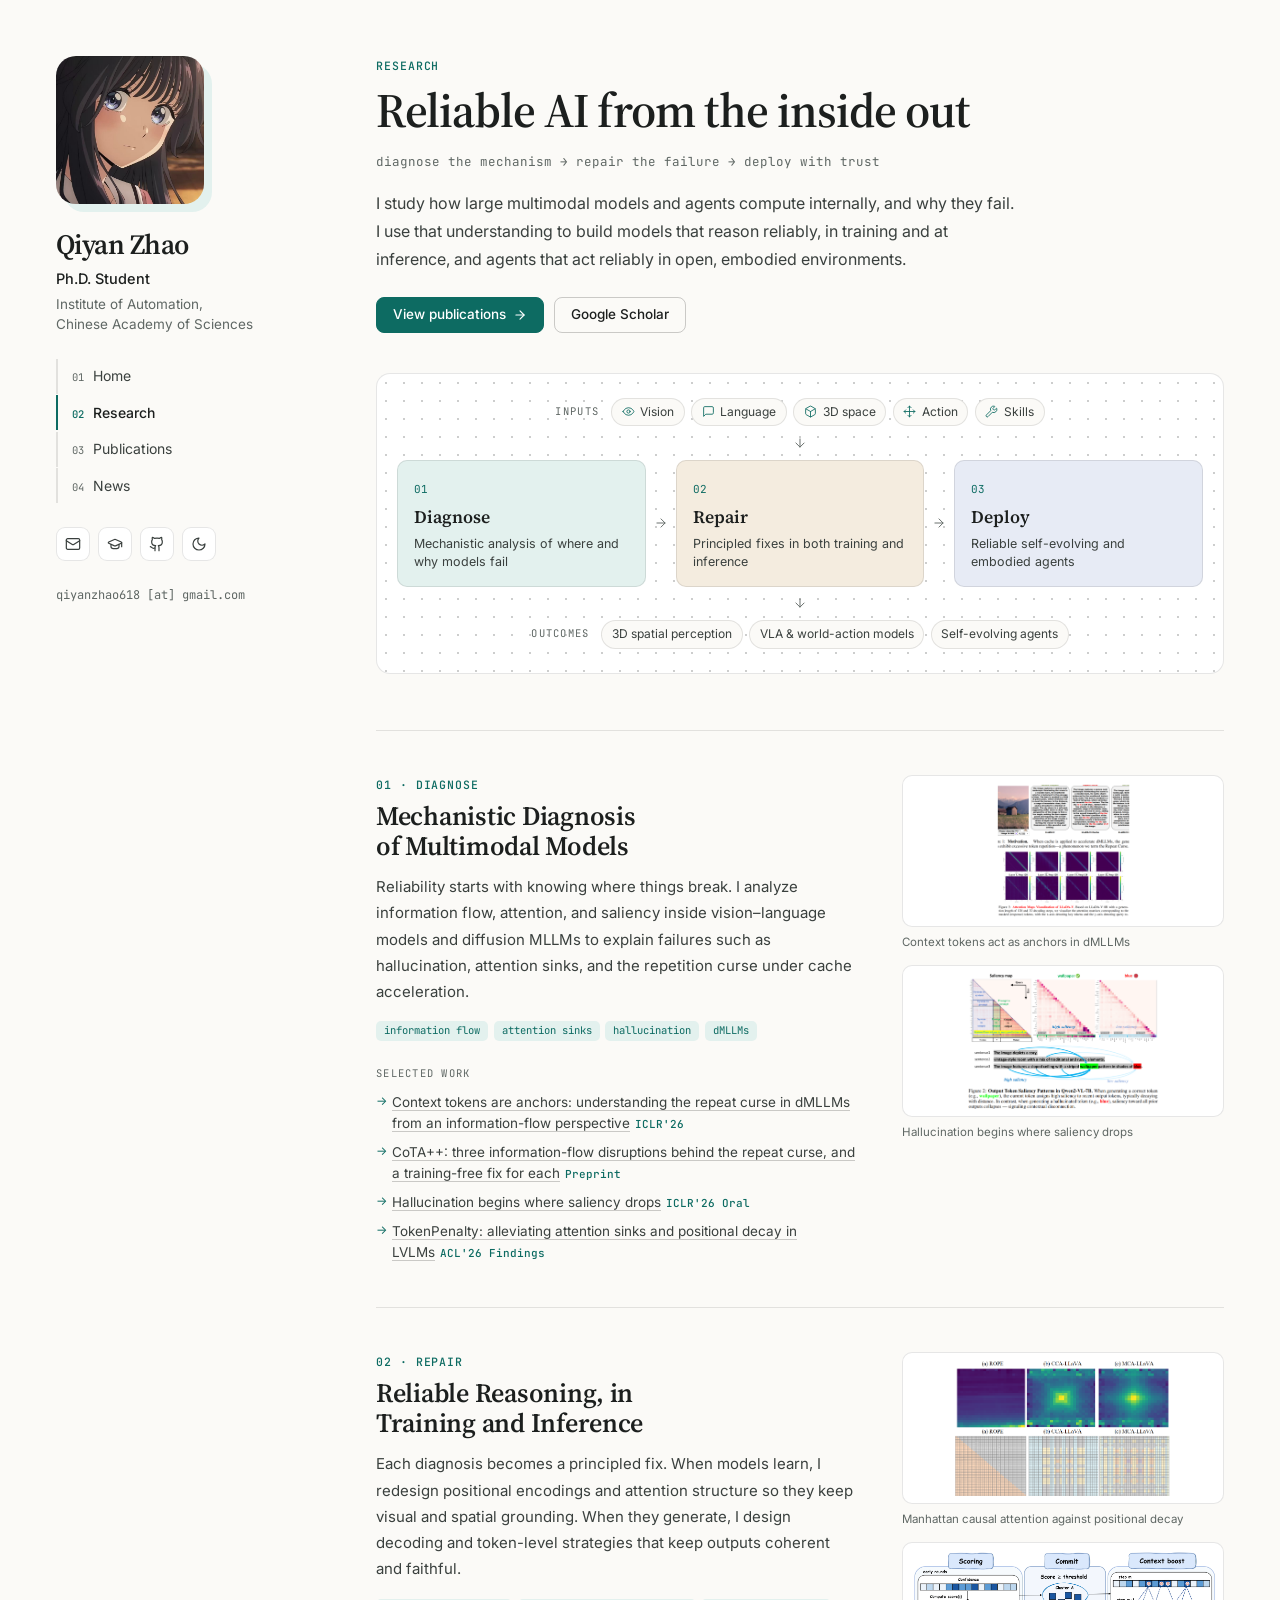
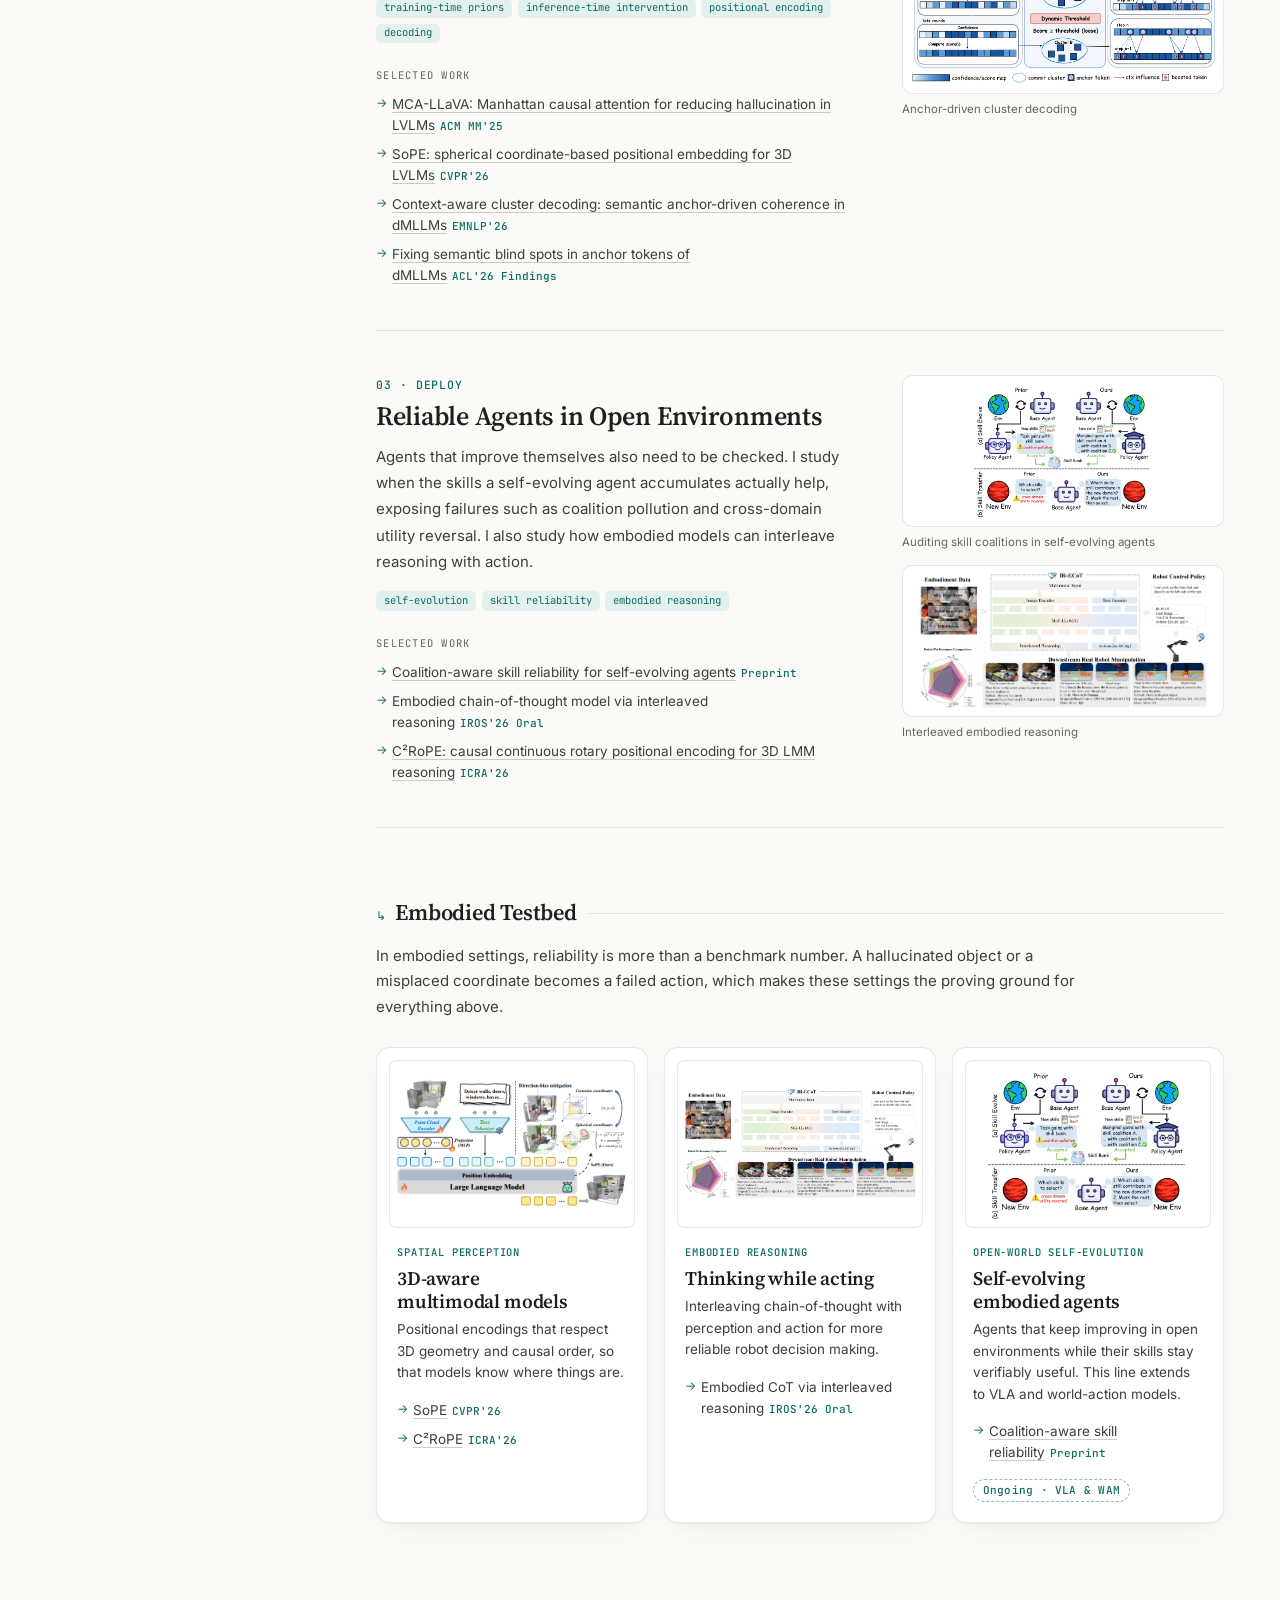
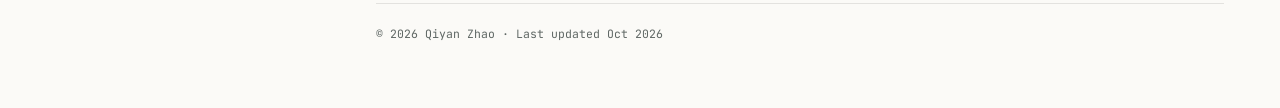
<file: research.html>
<!DOCTYPE html>
<html lang="en">
<head>
  <meta charset="utf-8">
  <meta name="viewport" content="width=device-width, initial-scale=1">
  <title>Research — Qiyan Zhao</title>
  <meta name="author" content="Qiyan Zhao">
  <meta name="description" content="Research overview: mechanistic diagnosis of multimodal models, reliable reasoning in training and inference, and reliable self-evolving and embodied agents.">
  <link rel="preconnect" href="https://fonts.googleapis.com">
  <link rel="preconnect" href="https://fonts.gstatic.com" crossorigin>
  <link rel="stylesheet" href="https://fonts.googleapis.com/css2?family=Source+Serif+4:opsz,wght@8..60,400;8..60,600&family=Inter:wght@400;500;600&family=JetBrains+Mono:wght@400;500&display=swap">
  <link rel="stylesheet" href="assets/style.css">
  <script>(function(){var t;try{t=localStorage.getItem('theme')}catch(e){}if(t!=='light'&&t!=='dark'){t=window.matchMedia&&matchMedia('(prefers-color-scheme: dark)').matches?'dark':'light'}document.documentElement.setAttribute('data-theme',t)})();</script>
</head>
<body>
<div class="shell">

  <aside class="sidebar">
    <div class="sidebar-inner">
      <img class="portrait" src="images/touxiang.jpg" alt="Portrait of Qiyan Zhao" width="148" height="148">
      <div class="id">
        <h1>Qiyan Zhao</h1>
        <p class="role">Ph.D. Student</p>
        <p class="affil">Institute of Automation,<br>Chinese Academy of Sciences</p>
      </div>
      <nav class="side-nav" aria-label="Main">
        <a href="index.html"><span>01</span>Home</a>
        <a href="research.html" aria-current="page"><span>02</span>Research</a>
        <a href="publications.html"><span>03</span>Publications</a>
        <a href="news.html"><span>04</span>News</a>
      </nav>
      <div class="side-links">
        <a class="icon-btn" href="mailto:qiyanzhao618@gmail.com" aria-label="Email" title="Email"><svg viewBox="0 0 24 24" fill="none" stroke="currentColor" stroke-width="1.8" stroke-linecap="round" stroke-linejoin="round" aria-hidden="true"><rect width="20" height="16" x="2" y="4" rx="2"/><path d="m22 7-8.97 5.7a1.94 1.94 0 0 1-2.06 0L2 7"/></svg></a>
        <a class="icon-btn" href="https://scholar.google.com/citations?user=lI7U-X8AAAAJ" target="_blank" rel="noopener" aria-label="Google Scholar" title="Google Scholar"><svg viewBox="0 0 24 24" fill="none" stroke="currentColor" stroke-width="1.8" stroke-linecap="round" stroke-linejoin="round" aria-hidden="true"><path d="M21.42 10.922a1 1 0 0 0-.019-1.838L12.83 5.18a2 2 0 0 0-1.66 0L2.6 9.08a1 1 0 0 0 0 1.832l8.57 3.908a2 2 0 0 0 1.66 0z"/><path d="M22 10v6"/><path d="M6 12.5V16a6 3 0 0 0 12 0v-3.5"/></svg></a>
        <a class="icon-btn" href="https://github.com/ErikZ719" target="_blank" rel="noopener" aria-label="GitHub" title="GitHub"><svg viewBox="0 0 24 24" fill="none" stroke="currentColor" stroke-width="1.8" stroke-linecap="round" stroke-linejoin="round" aria-hidden="true"><path d="M15 22v-4a4.8 4.8 0 0 0-1-3.5c3 0 6-2 6-5.5.08-1.25-.27-2.48-1-3.5.28-1.15.28-2.35 0-3.5 0 0-1 0-3 1.5-2.64-.5-5.36-.5-8 0C6 2 5 2 5 2c-.3 1.15-.3 2.35 0 3.5A5.403 5.403 0 0 0 4 9c0 3.5 3 5.5 6 5.5-.39.49-.68 1.05-.85 1.65-.17.6-.22 1.23-.15 1.85v4"/><path d="M9 18c-4.51 2-5-2-7-2"/></svg></a>
        <button class="icon-btn theme-toggle" type="button" aria-label="Toggle dark mode" title="Toggle dark mode"><svg class="i-moon" viewBox="0 0 24 24" fill="none" stroke="currentColor" stroke-width="1.8" stroke-linecap="round" stroke-linejoin="round" aria-hidden="true"><path d="M12 3a6 6 0 0 0 9 9 9 9 0 1 1-9-9Z"/></svg><svg class="i-sun" viewBox="0 0 24 24" fill="none" stroke="currentColor" stroke-width="1.8" stroke-linecap="round" stroke-linejoin="round" aria-hidden="true"><circle cx="12" cy="12" r="4"/><path d="M12 2v2M12 20v2M4.93 4.93l1.41 1.41M17.66 17.66l1.41 1.41M2 12h2M20 12h2M6.34 17.66l-1.41 1.41M19.07 4.93l-1.41 1.41"/></svg></button>
      </div>
      <p class="email-text">qiyanzhao618 [at] gmail.com</p>
    </div>
  </aside>

  <main>
    <div class="col-wide rise">

      <!-- ============ Hero ============ -->
      <header class="r-hero">
        <p class="kicker">Research</p>
        <h1>Reliable AI from the inside out</h1>
        <p class="tagline">diagnose the mechanism → repair the failure → deploy with trust</p>
        <p class="lead">I study how large multimodal models and agents compute internally, and why they fail. I use that understanding to build models that reason reliably, in training and at inference, and agents that act reliably in open, embodied environments.</p>
        <div class="btn-row">
          <a class="btn btn-primary" href="publications.html">View publications
            <svg viewBox="0 0 24 24" fill="none" stroke="currentColor" stroke-width="2" stroke-linecap="round" stroke-linejoin="round" aria-hidden="true"><path d="M5 12h14"/><path d="m12 5 7 7-7 7"/></svg></a>
          <a class="btn" href="https://scholar.google.com/citations?user=lI7U-X8AAAAJ" target="_blank" rel="noopener">Google Scholar</a>
        </div>
      </header>

      <!-- ============ Pipeline diagram ============ -->
      <figure class="pipeline" aria-label="Research pipeline: inputs, three stages (diagnose, repair, deploy), and outcomes">
        <div class="pl-io">
          <span class="pl-label">Inputs</span>
          <ul>
            <li><svg viewBox="0 0 24 24" fill="none" stroke="currentColor" stroke-width="1.6" stroke-linecap="round" stroke-linejoin="round" aria-hidden="true"><path d="M2 12s3-7 10-7 10 7 10 7-3 7-10 7-10-7-10-7Z"/><circle cx="12" cy="12" r="3"/></svg>Vision</li>
            <li><svg viewBox="0 0 24 24" fill="none" stroke="currentColor" stroke-width="1.6" stroke-linecap="round" stroke-linejoin="round" aria-hidden="true"><path d="M21 15a2 2 0 0 1-2 2H7l-4 4V5a2 2 0 0 1 2-2h14a2 2 0 0 1 2 2z"/></svg>Language</li>
            <li><svg viewBox="0 0 24 24" fill="none" stroke="currentColor" stroke-width="1.6" stroke-linecap="round" stroke-linejoin="round" aria-hidden="true"><path d="M21 8a2 2 0 0 0-1-1.73l-7-4a2 2 0 0 0-2 0l-7 4A2 2 0 0 0 3 8v8a2 2 0 0 0 1 1.73l7 4a2 2 0 0 0 2 0l7-4A2 2 0 0 0 21 16Z"/><path d="m3.3 7 8.7 5 8.7-5"/><path d="M12 22V12"/></svg>3D space</li>
            <li><svg viewBox="0 0 24 24" fill="none" stroke="currentColor" stroke-width="1.6" stroke-linecap="round" stroke-linejoin="round" aria-hidden="true"><path d="m5 9-3 3 3 3"/><path d="m9 5 3-3 3 3"/><path d="m15 19-3 3-3-3"/><path d="m19 9 3 3-3 3"/><path d="M2 12h20"/><path d="M12 2v20"/></svg>Action</li>
            <li><svg viewBox="0 0 24 24" fill="none" stroke="currentColor" stroke-width="1.6" stroke-linecap="round" stroke-linejoin="round" aria-hidden="true"><path d="M14.7 6.3a1 1 0 0 0 0 1.4l1.6 1.6a1 1 0 0 0 1.4 0l3.106-3.105c.32-.322.863-.22.983.218a6 6 0 0 1-8.259 7.057l-7.91 7.91a1 1 0 0 1-2.999-3l7.91-7.91a6 6 0 0 1 7.057-8.259c.438.12.54.662.219.984z"/></svg>Skills</li>
          </ul>
        </div>
        <svg class="pl-down" viewBox="0 0 24 24" fill="none" stroke="currentColor" stroke-width="1.6" stroke-linecap="round" stroke-linejoin="round" aria-hidden="true"><path d="M12 5v14"/><path d="m19 12-7 7-7-7"/></svg>
        <div class="pl-stages">
          <div class="pl-stage t1"><span class="pl-n">01</span><b>Diagnose</b><span>Mechanistic analysis of where and why models fail</span></div>
          <svg viewBox="0 0 24 24" fill="none" stroke="currentColor" stroke-width="1.6" stroke-linecap="round" stroke-linejoin="round" aria-hidden="true"><path d="M5 12h14"/><path d="m12 5 7 7-7 7"/></svg>
          <div class="pl-stage t2"><span class="pl-n">02</span><b>Repair</b><span>Principled fixes in both training and inference</span></div>
          <svg viewBox="0 0 24 24" fill="none" stroke="currentColor" stroke-width="1.6" stroke-linecap="round" stroke-linejoin="round" aria-hidden="true"><path d="M5 12h14"/><path d="m12 5 7 7-7 7"/></svg>
          <div class="pl-stage t3"><span class="pl-n">03</span><b>Deploy</b><span>Reliable self-evolving and embodied agents</span></div>
        </div>
        <svg class="pl-down" viewBox="0 0 24 24" fill="none" stroke="currentColor" stroke-width="1.6" stroke-linecap="round" stroke-linejoin="round" aria-hidden="true"><path d="M12 5v14"/><path d="m19 12-7 7-7-7"/></svg>
        <div class="pl-io">
          <span class="pl-label">Outcomes</span>
          <ul>
            <li>3D spatial perception</li>
            <li>VLA &amp; world-action models</li>
            <li>Self-evolving agents</li>
          </ul>
        </div>
      </figure>

      <!-- ============ Research directions ============ -->
      <section class="r-rows">

        <article class="r-row">
          <div>
            <p class="kicker">01 · Diagnose</p>
            <h2>Mechanistic Diagnosis of Multimodal Models</h2>
            <p class="desc">Reliability starts with knowing where things break. I analyze information flow, attention, and saliency inside vision–language models and diffusion MLLMs to explain failures such as hallucination, attention sinks, and the repetition curse under cache acceleration.</p>
            <ul class="tags"><li>information flow</li><li>attention sinks</li><li>hallucination</li><li>dMLLMs</li></ul>
            <div class="selected">
              <p class="label">Selected work</p>
              <ul>
                <li><a href="https://openreview.net/forum?id=mOz9jVYxsD" target="_blank" rel="noopener">Context tokens are anchors: understanding the repeat curse in dMLLMs from an information-flow perspective</a><span class="v">ICLR'26</span></li>
                <li><a href="https://arxiv.org/abs/2610.23290" target="_blank" rel="noopener">CoTA++: three information-flow disruptions behind the repeat curse, and a training-free fix for each</a><span class="v">Preprint</span></li>
                <li><a href="https://arxiv.org/abs/2601.20279" target="_blank" rel="noopener">Hallucination begins where saliency drops</a><span class="v">ICLR'26 Oral</span></li>
                <li><a href="https://aclanthology.org/2026.findings-acl.628/" target="_blank" rel="noopener">TokenPenalty: alleviating attention sinks and positional decay in LVLMs</a><span class="v">ACL'26 Findings</span></li>
              </ul>
            </div>
          </div>
          <div class="r-figs">
            <figure><img src="images/cota.png" alt="Context tokens as anchors in diffusion MLLMs" loading="lazy"><figcaption>Context tokens act as anchors in dMLLMs</figcaption></figure>
            <figure><img src="images/iclr.png" alt="Hallucination begins where saliency drops" loading="lazy"><figcaption>Hallucination begins where saliency drops</figcaption></figure>
          </div>
        </article>

        <article class="r-row">
          <div>
            <p class="kicker">02 · Repair</p>
            <h2>Reliable Reasoning, in Training and Inference</h2>
            <p class="desc">Each diagnosis becomes a principled fix. When models learn, I redesign positional encodings and attention structure so they keep visual and spatial grounding. When they generate, I design decoding and token-level strategies that keep outputs coherent and faithful.</p>
            <ul class="tags"><li>training-time priors</li><li>inference-time intervention</li><li>positional encoding</li><li>decoding</li></ul>
            <div class="selected">
              <p class="label">Selected work</p>
              <ul>
                <li><a href="https://dl.acm.org/doi/pdf/10.1145/3746027.3755271" target="_blank" rel="noopener">MCA-LLaVA: Manhattan causal attention for reducing hallucination in LVLMs</a><span class="v">ACM MM'25</span></li>
                <li><a href="https://arxiv.org/abs/2602.22716" target="_blank" rel="noopener">SoPE: spherical coordinate-based positional embedding for 3D LVLMs</a><span class="v">CVPR'26</span></li>
                <li><a href="https://arxiv.org/abs/2608.22367" target="_blank" rel="noopener">Context-aware cluster decoding: semantic anchor-driven coherence in dMLLMs</a><span class="v">EMNLP'26</span></li>
                <li><a href="https://aclanthology.org/2026.findings-acl.966/" target="_blank" rel="noopener">Fixing semantic blind spots in anchor tokens of dMLLMs</a><span class="v">ACL'26 Findings</span></li>
              </ul>
            </div>
          </div>
          <div class="r-figs">
            <figure><img src="images/mca.png" alt="Manhattan causal attention" loading="lazy"><figcaption>Manhattan causal attention against positional decay</figcaption></figure>
            <figure><img src="images/emnlp2026.png" alt="Anchor-driven cluster decoding" loading="lazy"><figcaption>Anchor-driven cluster decoding</figcaption></figure>
          </div>
        </article>

        <article class="r-row">
          <div>
            <p class="kicker">03 · Deploy</p>
            <h2>Reliable Agents in Open Environments</h2>
            <p class="desc">Agents that improve themselves also need to be checked. I study when the skills a self-evolving agent accumulates actually help, exposing failures such as coalition pollution and cross-domain utility reversal. I also study how embodied models can interleave reasoning with action.</p>
            <ul class="tags"><li>self-evolution</li><li>skill reliability</li><li>embodied reasoning</li></ul>
            <div class="selected">
              <p class="label">Selected work</p>
              <ul>
                <li><a href="https://arxiv.org/abs/2608.22610" target="_blank" rel="noopener">Coalition-aware skill reliability for self-evolving agents</a><span class="v">Preprint</span></li>
                <li>Embodied chain-of-thought model via interleaved reasoning<span class="v">IROS'26 Oral</span></li>
                <li><a href="https://arxiv.org/abs/2602.10551" target="_blank" rel="noopener">C²RoPE: causal continuous rotary positional encoding for 3D LMM reasoning</a><span class="v">ICRA'26</span></li>
              </ul>
            </div>
          </div>
          <div class="r-figs">
            <figure><img src="images/aaai.png" alt="Coalition-aware skill selection" loading="lazy"><figcaption>Auditing skill coalitions in self-evolving agents</figcaption></figure>
            <figure><img src="images/iros26.png" alt="Interleaved embodied chain-of-thought" loading="lazy"><figcaption>Interleaved embodied reasoning</figcaption></figure>
          </div>
        </article>

      </section>

      <!-- ============ Embodied testbed ============ -->
      <section class="testbed">
        <div class="sec-head">
          <h3><span class="idx">↳</span>Embodied Testbed</h3>
        </div>
        <p class="lead">In embodied settings, reliability is more than a benchmark number. A hallucinated object or a misplaced coordinate becomes a failed action, which makes these settings the proving ground for everything above.</p>

        <div class="e-grid">
          <article class="e-card">
            <img src="images/cvpr.jpg" alt="SoPE overview" loading="lazy">
            <div class="body">
              <p class="kicker">Spatial perception</p>
              <h3>3D-aware multimodal models</h3>
              <p>Positional encodings that respect 3D geometry and causal order, so that models know where things are.</p>
              <div class="selected">
                <ul>
                  <li><a href="https://arxiv.org/abs/2602.22716" target="_blank" rel="noopener">SoPE</a><span class="v">CVPR'26</span></li>
                  <li><a href="https://arxiv.org/abs/2602.10551" target="_blank" rel="noopener">C²RoPE</a><span class="v">ICRA'26</span></li>
                </ul>
              </div>
            </div>
          </article>

          <article class="e-card">
            <img src="images/iros26.png" alt="Embodied chain-of-thought overview" loading="lazy">
            <div class="body">
              <p class="kicker">Embodied reasoning</p>
              <h3>Thinking while acting</h3>
              <p>Interleaving chain-of-thought with perception and action for more reliable robot decision making.</p>
              <div class="selected">
                <ul>
                  <li>Embodied CoT via interleaved reasoning<span class="v">IROS'26 Oral</span></li>
                </ul>
              </div>
            </div>
          </article>

          <article class="e-card">
            <img src="images/aaai.png" alt="Coalition-aware skill reliability overview" loading="lazy">
            <div class="body">
              <p class="kicker">Open-world self-evolution</p>
              <h3>Self-evolving embodied agents</h3>
              <p>Agents that keep improving in open environments while their skills stay verifiably useful. This line extends to VLA and world-action models.</p>
              <div class="selected">
                <ul>
                  <li><a href="https://arxiv.org/abs/2608.22610" target="_blank" rel="noopener">Coalition-aware skill reliability</a><span class="v">Preprint</span></li>
                </ul>
              </div>
              <span class="pill pill-ghost">Ongoing · VLA &amp; WAM</span>
            </div>
          </article>
        </div>
      </section>

    </div>
    <footer class="site-footer col-wide">© 2026 Qiyan Zhao · Last updated Oct 2026</footer>
  </main>

</div>
<script src="assets/site.js"></script>
</body>
</html>
</file>
<file: assets/style.css>
/* ==========================================================
   Qiyan Zhao — personal homepage
   Sticky sidebar + reading column. All colors are tokens:
   light in :root, dark in [data-theme="dark"].
   To re-theme the site, change --accent and the --tint-* values.
   ========================================================== */

:root {
  --bg: #fbfaf7;
  --fg: #1c1f1e;
  --fg-soft: #3a403e;
  --muted: #5f6764;
  --card: #ffffff;
  --accent: #0d6b62;
  --accent-fg: #ffffff;
  --accent-tint: #e3f1ee;
  --rule: rgba(28, 31, 30, 0.11);
  --rule-strong: rgba(28, 31, 30, 0.22);
  --tint-1: #e3f1ee;
  --tint-2: #f4ecdf;
  --tint-3: #e7ebf5;
  --mark: rgba(13, 107, 98, 0.16);
  --shadow: 0 1px 2px rgba(0, 0, 0, 0.04), 0 10px 28px -18px rgba(0, 0, 0, 0.18);

  --serif: "Source Serif 4", Georgia, "Times New Roman", serif;
  --sans: "Inter", ui-sans-serif, system-ui, -apple-system, "PingFang SC", sans-serif;
  --mono: "JetBrains Mono", ui-monospace, SFMono-Regular, Menlo, monospace;
  color-scheme: light;
}

:root[data-theme="dark"] {
  --bg: #0e1312;
  --fg: #e7ecea;
  --fg-soft: #c9d1ce;
  --muted: #9aa6a2;
  --card: #151c1a;
  --accent: #5ccfbf;
  --accent-fg: #062320;
  --accent-tint: rgba(92, 207, 191, 0.12);
  --rule: rgba(231, 236, 234, 0.12);
  --rule-strong: rgba(231, 236, 234, 0.24);
  --tint-1: #142d29;
  --tint-2: #2a2419;
  --tint-3: #1b2234;
  --mark: rgba(92, 207, 191, 0.22);
  --shadow: 0 1px 2px rgba(0, 0, 0, 0.3), 0 10px 28px -18px rgba(0, 0, 0, 0.6);
  color-scheme: dark;
}

*, *::before, *::after { box-sizing: border-box; }
html { -webkit-text-size-adjust: 100%; scroll-behavior: smooth; }

body {
  margin: 0;
  background: var(--bg);
  color: var(--fg);
  font-family: var(--sans);
  font-size: 15.5px;
  line-height: 1.7;
  -webkit-font-smoothing: antialiased;
  text-rendering: optimizeLegibility;
  transition: background-color 0.25s, color 0.25s;
}

img { display: block; max-width: 100%; }
p, figure { margin: 0; }
ul, ol { margin: 0; padding: 0; list-style: none; }
b, strong { font-weight: 600; }
a { color: inherit; text-decoration: none; }
button { font: inherit; color: inherit; }

h1, h2, h3, h4 {
  margin: 0;
  font-family: var(--serif);
  font-weight: 600;
  letter-spacing: -0.01em;
  line-height: 1.2;
  text-wrap: balance;
}

:focus-visible { outline: 2px solid var(--accent); outline-offset: 2px; border-radius: 3px; }

.link {
  color: var(--accent);
  text-decoration: underline;
  text-decoration-color: color-mix(in srgb, var(--accent) 35%, transparent);
  text-decoration-thickness: 1px;
  text-underline-offset: 3px;
  transition: text-decoration-color 0.2s;
}
.link:hover { text-decoration-color: var(--accent); }

.kicker {
  font-family: var(--mono);
  font-size: 11.5px;
  font-weight: 500;
  letter-spacing: 0.08em;
  text-transform: uppercase;
  color: var(--accent);
}

@keyframes rise {
  from { opacity: 0; transform: translateY(10px); }
  to { opacity: 1; transform: none; }
}
.rise { animation: rise 0.6s cubic-bezier(0.22, 1, 0.36, 1) both; }
@media (prefers-reduced-motion: reduce) {
  .rise { animation: none; }
  html { scroll-behavior: auto; }
}

/* ---------------- Shell ---------------- */

.shell {
  display: grid;
  gap: 2.5rem;
  max-width: 78rem;
  min-height: 100vh;
  margin: 0 auto;
  padding: 0 1rem;
}
@media (min-width: 768px) { .shell { padding: 0 2.5rem; } }
@media (min-width: 1024px) {
  .shell { grid-template-columns: 15rem minmax(0, 1fr); gap: 5rem; }
}

main { min-width: 0; padding: 0 0 3rem; }
@media (min-width: 1024px) { main { padding: 3.5rem 0 4rem; } }

.col { max-width: 44rem; margin: 0 auto; }
.col-wide { max-width: 62rem; margin: 0 auto; }
.stack > * + * { margin-top: 4.5rem; }

.site-footer {
  margin-top: 5rem;
  padding-top: 1.25rem;
  border-top: 1px solid var(--rule);
  font-family: var(--mono);
  font-size: 11.5px;
  color: var(--muted);
}

/* ---------------- Sidebar ---------------- */

.sidebar-inner {
  display: flex;
  flex-direction: column;
  align-items: center;
  gap: 1.5rem;
  padding: 2.5rem 0 1.5rem;
  text-align: center;
  border-bottom: 1px solid var(--rule);
}
@media (min-width: 1024px) {
  .sidebar { position: sticky; top: 3.5rem; height: fit-content; }
  .sidebar-inner { align-items: flex-start; padding: 0; text-align: left; border-bottom: 0; }
}

.portrait {
  width: 148px;
  height: 148px;
  object-fit: cover;
  border-radius: 20px;
  box-shadow: 8px 8px 0 var(--tint-1);
  background: var(--tint-1);
}

.id h1 { font-size: 1.75rem; letter-spacing: -0.02em; }
.id .role { margin-top: 0.35rem; font-weight: 500; font-size: 14.5px; }
.id .affil { margin-top: 0.15rem; font-size: 13.5px; line-height: 1.5; color: var(--muted); }

.side-nav {
  display: flex;
  flex-wrap: wrap;
  justify-content: center;
  gap: 0.4rem;
}
.side-nav a {
  display: flex;
  align-items: baseline;
  gap: 0.6rem;
  padding: 0.3rem 0.75rem;
  border: 1px solid var(--rule);
  border-radius: 999px;
  font-size: 14px;
  color: var(--fg-soft);
  transition: color 0.2s, border-color 0.2s, background-color 0.2s;
}
.side-nav a span { font-family: var(--mono); font-size: 10.5px; color: var(--muted); }
.side-nav a:hover { color: var(--accent); }
.side-nav a[aria-current="page"] {
  color: var(--accent);
  border-color: color-mix(in srgb, var(--accent) 40%, transparent);
  background: var(--accent-tint);
}
.side-nav a[aria-current="page"] span { color: var(--accent); }
@media (min-width: 1024px) {
  .side-nav { flex-direction: column; flex-wrap: nowrap; gap: 0.1rem; width: 100%; }
  .side-nav a {
    padding: 0.35rem 0 0.35rem 0.85rem;
    border: 0;
    border-left: 2px solid var(--rule);
    border-radius: 0;
  }
  .side-nav a[aria-current="page"] { background: none; border-left-color: var(--accent); color: var(--fg); font-weight: 500; }
}

.side-links { display: flex; gap: 0.5rem; }
.icon-btn {
  display: inline-grid;
  place-items: center;
  width: 34px;
  height: 34px;
  padding: 0;
  background: var(--card);
  border: 1px solid var(--rule);
  border-radius: 9px;
  color: var(--fg-soft);
  cursor: pointer;
  transition: color 0.2s, border-color 0.2s, transform 0.2s;
}
.icon-btn:hover { color: var(--accent); border-color: color-mix(in srgb, var(--accent) 45%, transparent); transform: translateY(-1px); }
.icon-btn svg { width: 16px; height: 16px; }
.theme-toggle .i-sun { display: none; }
[data-theme="dark"] .theme-toggle .i-sun { display: block; }
[data-theme="dark"] .theme-toggle .i-moon { display: none; }

.email-text { font-family: var(--mono); font-size: 12px; color: var(--muted); }

/* ---------------- Section heads ---------------- */

.sec-head {
  display: flex;
  align-items: baseline;
  gap: 0.75rem;
  margin-bottom: 1.75rem;
}
.sec-head h3 {
  display: flex;
  align-items: baseline;
  gap: 0.6rem;
  font-size: 1.4rem;
  white-space: nowrap;
}
.sec-head .idx { font-family: var(--mono); font-size: 12px; font-weight: 500; color: var(--accent); }
.sec-head::after { content: ""; flex: 1; height: 1px; background: var(--rule); align-self: center; }
.sec-head .more {
  order: 3;
  font-family: var(--mono);
  font-size: 11.5px;
  color: var(--muted);
  white-space: nowrap;
  transition: color 0.2s;
}
.sec-head .more:hover { color: var(--accent); }

/* ---------------- Home ---------------- */

.headline {
  margin-top: 0.6rem;
  font-size: 2.1rem;
  line-height: 1.15;
  letter-spacing: -0.02em;
}
@media (min-width: 640px) { .headline { font-size: 2.5rem; } }
.mark {
  background: linear-gradient(transparent 62%, var(--mark) 62%);
  padding: 0 0.08em;
}

.bio { margin-top: 1.5rem; font-size: 16.5px; line-height: 1.75; color: var(--fg-soft); }
.bio > p + p { margin-top: 1.1rem; }
.bio b { color: var(--fg); }

.chips { display: flex; flex-wrap: wrap; gap: 0.45rem; margin-top: 1.5rem; }
.chips li {
  padding: 0.2rem 0.7rem;
  border: 1px solid var(--rule-strong);
  border-radius: 999px;
  font-size: 12.5px;
  color: var(--fg-soft);
  background: var(--card);
}

.timeline { position: relative; margin-left: 4px; padding-left: 1.5rem; border-left: 1px solid var(--rule-strong); }
.timeline li { position: relative; }
.timeline li + li { margin-top: 1.35rem; }
.timeline li::before {
  content: "";
  position: absolute;
  left: calc(-1.5rem - 5px);
  top: 0.4rem;
  width: 9px;
  height: 9px;
  border-radius: 50%;
  background: var(--bg);
  border: 2px solid var(--accent);
}
.timeline time { display: block; font-family: var(--mono); font-size: 11.5px; letter-spacing: 0.04em; color: var(--accent); }
.timeline p { margin-top: 0.15rem; font-size: 15px; line-height: 1.6; color: var(--fg-soft); }
.timeline p b { color: var(--fg); }

.glance { display: grid; gap: 1rem; }
@media (min-width: 640px) { .glance { grid-template-columns: repeat(3, 1fr); } }
.g-card {
  position: relative;
  padding: 1.25rem 1.2rem 1.35rem;
  background: var(--card);
  border: 1px solid var(--rule);
  border-radius: 12px;
  box-shadow: var(--shadow);
  overflow: hidden;
  transition: transform 0.25s, border-color 0.25s;
}
.g-card:hover { transform: translateY(-2px); border-color: color-mix(in srgb, var(--accent) 35%, transparent); }
.g-card::before { content: ""; position: absolute; inset: 0 0 auto; height: 3px; background: var(--accent); opacity: 0.85; }
.g-icon {
  display: grid;
  place-items: center;
  width: 36px;
  height: 36px;
  border-radius: 10px;
  color: var(--accent);
}
.g-icon svg { width: 18px; height: 18px; }
.t1 { background: var(--tint-1); }
.t2 { background: var(--tint-2); }
.t3 { background: var(--tint-3); }
.g-card .g-verb { margin-top: 0.9rem; font-family: var(--mono); font-size: 10.5px; letter-spacing: 0.1em; text-transform: uppercase; color: var(--muted); }
.g-card h4 { margin-top: 0.15rem; font-size: 1.15rem; }
.g-card p { margin-top: 0.5rem; font-size: 13.5px; line-height: 1.6; color: var(--fg-soft); }

.pub-mini li { padding: 0.95rem 0; border-top: 1px solid var(--rule); }
.pub-mini li:last-child { border-bottom: 1px solid var(--rule); }
.pub-mini .t { font-family: var(--serif); font-size: 1.05rem; font-weight: 600; line-height: 1.35; }
.pub-mini .a { margin-top: 0.2rem; font-size: 13px; color: var(--muted); }
.pub-mini .a b { color: var(--fg); }
.pub-mini .m { display: flex; flex-wrap: wrap; align-items: center; gap: 0.4rem 0.6rem; margin-top: 0.45rem; }

.plain { font-size: 15px; color: var(--fg-soft); }

/* ---------------- Shared: pills & links ---------------- */

.pill {
  display: inline-flex;
  align-items: center;
  padding: 0.05rem 0.55rem;
  border-radius: 999px;
  background: var(--accent-tint);
  color: var(--accent);
  font-family: var(--mono);
  font-size: 11px;
  font-weight: 500;
  letter-spacing: 0.02em;
  white-space: nowrap;
}
.pill-solid { background: var(--accent); color: var(--accent-fg); }
.pill-ghost { background: none; border: 1px dashed color-mix(in srgb, var(--accent) 45%, transparent); }

.mini-links { display: inline-flex; gap: 0.4rem; }
.mini-links a {
  display: inline-flex;
  align-items: center;
  gap: 0.3rem;
  padding: 0.05rem 0.5rem;
  border: 1px solid var(--rule-strong);
  border-radius: 6px;
  font-size: 12px;
  color: var(--fg-soft);
  transition: color 0.2s, border-color 0.2s;
}
.mini-links a:hover { color: var(--accent); border-color: var(--accent); }
.mini-links svg { width: 12px; height: 12px; }

/* ---------------- Research ---------------- */

.r-hero h1 { margin-top: 0.6rem; font-size: 2.3rem; line-height: 1.08; letter-spacing: -0.02em; }
@media (min-width: 640px) { .r-hero h1 { font-size: 3rem; } }
.r-hero .tagline { margin-top: 0.9rem; font-family: var(--mono); font-size: 12.5px; color: var(--muted); }
.r-hero .lead { max-width: 40rem; margin-top: 1rem; font-size: 16px; line-height: 1.75; color: var(--fg-soft); }
.btn-row { display: flex; flex-wrap: wrap; gap: 0.6rem; margin-top: 1.5rem; }
.btn {
  display: inline-flex;
  align-items: center;
  gap: 0.45rem;
  height: 2.25rem;
  padding: 0 1rem;
  border-radius: 8px;
  border: 1px solid var(--rule-strong);
  font-size: 13.5px;
  font-weight: 500;
  transition: background-color 0.2s, color 0.2s, border-color 0.2s;
}
.btn svg { width: 14px; height: 14px; }
.btn-primary { background: var(--accent); border-color: var(--accent); color: var(--accent-fg); }
.btn-primary:hover { background: var(--fg); border-color: var(--fg); color: var(--bg); }
.btn:not(.btn-primary):hover { border-color: var(--accent); color: var(--accent); }

/* pipeline diagram */
.pipeline {
  margin-top: 2.5rem;
  padding: 1.5rem 1.25rem;
  border: 1px solid var(--rule);
  border-radius: 14px;
  background-color: var(--card);
  background-image: radial-gradient(var(--rule-strong) 1px, transparent 1px);
  background-size: 18px 18px;
}
.pl-io { display: flex; flex-wrap: wrap; align-items: center; justify-content: center; gap: 0.5rem 0.75rem; }
.pl-label { font-family: var(--mono); font-size: 10.5px; letter-spacing: 0.12em; text-transform: uppercase; color: var(--muted); }
.pl-io ul { display: flex; flex-wrap: wrap; justify-content: center; gap: 0.4rem; }
.pl-io li {
  display: inline-flex;
  align-items: center;
  gap: 0.35rem;
  padding: 0.2rem 0.6rem;
  background: var(--bg);
  border: 1px solid var(--rule);
  border-radius: 999px;
  font-size: 12px;
  color: var(--fg-soft);
}
.pl-io li svg { width: 13px; height: 13px; color: var(--accent); }
.pl-down { display: block; width: 14px; height: 14px; margin: 0.6rem auto; color: var(--muted); }
.pl-stages { display: grid; gap: 0.5rem; }
.pl-stages > svg { justify-self: center; width: 14px; height: 14px; color: var(--muted); transform: rotate(90deg); }
@media (min-width: 640px) {
  .pl-stages { grid-template-columns: 1fr auto 1fr auto 1fr; align-items: stretch; }
  .pl-stages > svg { align-self: center; transform: none; }
}
.pl-stage {
  padding: 0.9rem 1rem;
  border-radius: 10px;
  border: 1px solid var(--rule);
}
.pl-stage .pl-n { font-family: var(--mono); font-size: 11px; color: var(--accent); }
.pl-stage b { display: block; margin-top: 0.1rem; font-family: var(--serif); font-size: 1.1rem; }
.pl-stage span:last-child { display: block; margin-top: 0.15rem; font-size: 12.5px; line-height: 1.45; color: var(--fg-soft); }

/* research rows */
.r-rows { margin-top: 3.5rem; }
.r-row { display: grid; gap: 1.75rem; padding: 2.75rem 0; border-top: 1px solid var(--rule); }
.r-row:last-child { border-bottom: 1px solid var(--rule); }
@media (min-width: 900px) { .r-row { grid-template-columns: minmax(0, 1.2fr) minmax(0, 0.8fr); gap: 2.75rem; } }
.r-row h2 { margin-top: 0.4rem; font-size: 1.65rem; line-height: 1.15; }
.r-row .desc { margin-top: 0.8rem; font-size: 15px; line-height: 1.75; color: var(--fg-soft); }
.tags { display: flex; flex-wrap: wrap; gap: 0.35rem; margin-top: 1rem; }
.tags li {
  padding: 0.05rem 0.5rem;
  border-radius: 5px;
  background: var(--accent-tint);
  font-family: var(--mono);
  font-size: 10.5px;
  color: var(--accent);
}
.r-figs { display: grid; grid-template-columns: 1fr 1fr; gap: 0.75rem; align-content: start; }
@media (min-width: 900px) { .r-figs { grid-template-columns: 1fr; } }
.r-figs img, .e-card img {
  width: 100%;
  height: 9.5rem;
  object-fit: contain;
  padding: 0.4rem;
  background: #fff;
  border: 1px solid var(--rule);
  border-radius: 10px;
}
.r-figs figcaption { margin-top: 0.4rem; font-size: 11.5px; color: var(--muted); }

.selected { margin-top: 1.5rem; }
.selected .label { margin-bottom: 0.6rem; font-family: var(--mono); font-size: 10.5px; letter-spacing: 0.12em; text-transform: uppercase; color: var(--muted); }
.selected li { position: relative; padding-left: 1rem; font-size: 13.5px; line-height: 1.55; color: var(--fg-soft); }
.selected li + li { margin-top: 0.5rem; }
.selected li::before { content: "→"; position: absolute; left: 0; color: var(--accent); font-size: 12px; }
.selected a { text-decoration: underline; text-decoration-color: var(--rule-strong); text-underline-offset: 3px; transition: color 0.2s, text-decoration-color 0.2s; }
.selected a:hover { color: var(--accent); text-decoration-color: var(--accent); }
.selected .v { margin-left: 0.3rem; font-family: var(--mono); font-size: 11px; font-weight: 500; color: var(--accent); white-space: nowrap; }

/* embodied testbed */
.testbed { margin-top: 4.5rem; }
.testbed > .lead { max-width: 44rem; margin: -0.75rem 0 1.75rem; font-size: 15px; color: var(--fg-soft); }
.e-grid { display: grid; gap: 1rem; }
@media (min-width: 768px) { .e-grid { grid-template-columns: repeat(3, 1fr); } }
.e-card {
  display: flex;
  flex-direction: column;
  padding: 0.75rem 0.75rem 1.25rem;
  background: var(--card);
  border: 1px solid var(--rule);
  border-radius: 14px;
  box-shadow: var(--shadow);
}
.e-card img { height: 10.5rem; border-radius: 8px; }
.e-card .body { padding: 0 0.5rem; }
.e-card .kicker { margin-top: 1rem; font-size: 10.5px; }
.e-card h3 { margin-top: 0.3rem; font-size: 1.2rem; }
.e-card .body > p:not(.kicker) { margin-top: 0.4rem; font-size: 13.5px; line-height: 1.6; color: var(--fg-soft); }
.e-card .selected { margin-top: 1rem; }
.e-card .pill { margin-top: 1rem; }

/* ---------------- Publications ---------------- */

.page-head h1 { margin-top: 0.6rem; font-size: 2.3rem; letter-spacing: -0.02em; }
.page-head p:not(.kicker) { margin-top: 0.75rem; font-size: 15px; color: var(--fg-soft); }

.filters { display: flex; flex-wrap: wrap; gap: 0.4rem; margin-top: 1.5rem; }
.filters button {
  padding: 0.3rem 0.8rem;
  background: var(--card);
  border: 1px solid var(--rule-strong);
  border-radius: 999px;
  font-size: 13px;
  color: var(--fg-soft);
  cursor: pointer;
  transition: color 0.2s, border-color 0.2s, background-color 0.2s;
}
.filters button:hover { color: var(--accent); border-color: var(--accent); }
.filters button[aria-pressed="true"] { background: var(--accent); border-color: var(--accent); color: var(--accent-fg); }

.pub-list > li + li { margin-top: 1.75rem; }
.pub { display: grid; gap: 0.9rem; }
@media (min-width: 640px) { .pub { grid-template-columns: 10.5rem minmax(0, 1fr); gap: 1.4rem; } }
.pub-thumb {
  max-width: 18rem;
  aspect-ratio: 16 / 10;
  overflow: hidden;
  padding: 0.3rem;
  background: #fff;
  border: 1px solid var(--rule);
  border-radius: 10px;
}
.pub-thumb img { width: 100%; height: 100%; object-fit: contain; }
.pub-title { font-family: var(--serif); font-size: 1.1rem; font-weight: 600; line-height: 1.32; }
.pub-authors { margin-top: 0.35rem; font-size: 13.5px; line-height: 1.6; color: var(--muted); }
.pub-authors b { color: var(--fg); }
.pub-meta { display: flex; flex-wrap: wrap; align-items: center; gap: 0.4rem 0.5rem; margin-top: 0.55rem; }
.pub[hidden], .pub-year[hidden] { display: none; }
.footnote { font-size: 12.5px; color: var(--muted); }

/* ---------------- News page ---------------- */

.news-year { display: grid; gap: 1rem; }
@media (min-width: 768px) {
  .news-year { grid-template-columns: 6rem minmax(0, 1fr); gap: 2rem; }
  .news-year .year { position: sticky; top: 3.5rem; height: fit-content; }
}
.news-year .year { font-family: var(--serif); font-size: 2rem; font-weight: 600; color: var(--accent); line-height: 1; }
</file>
